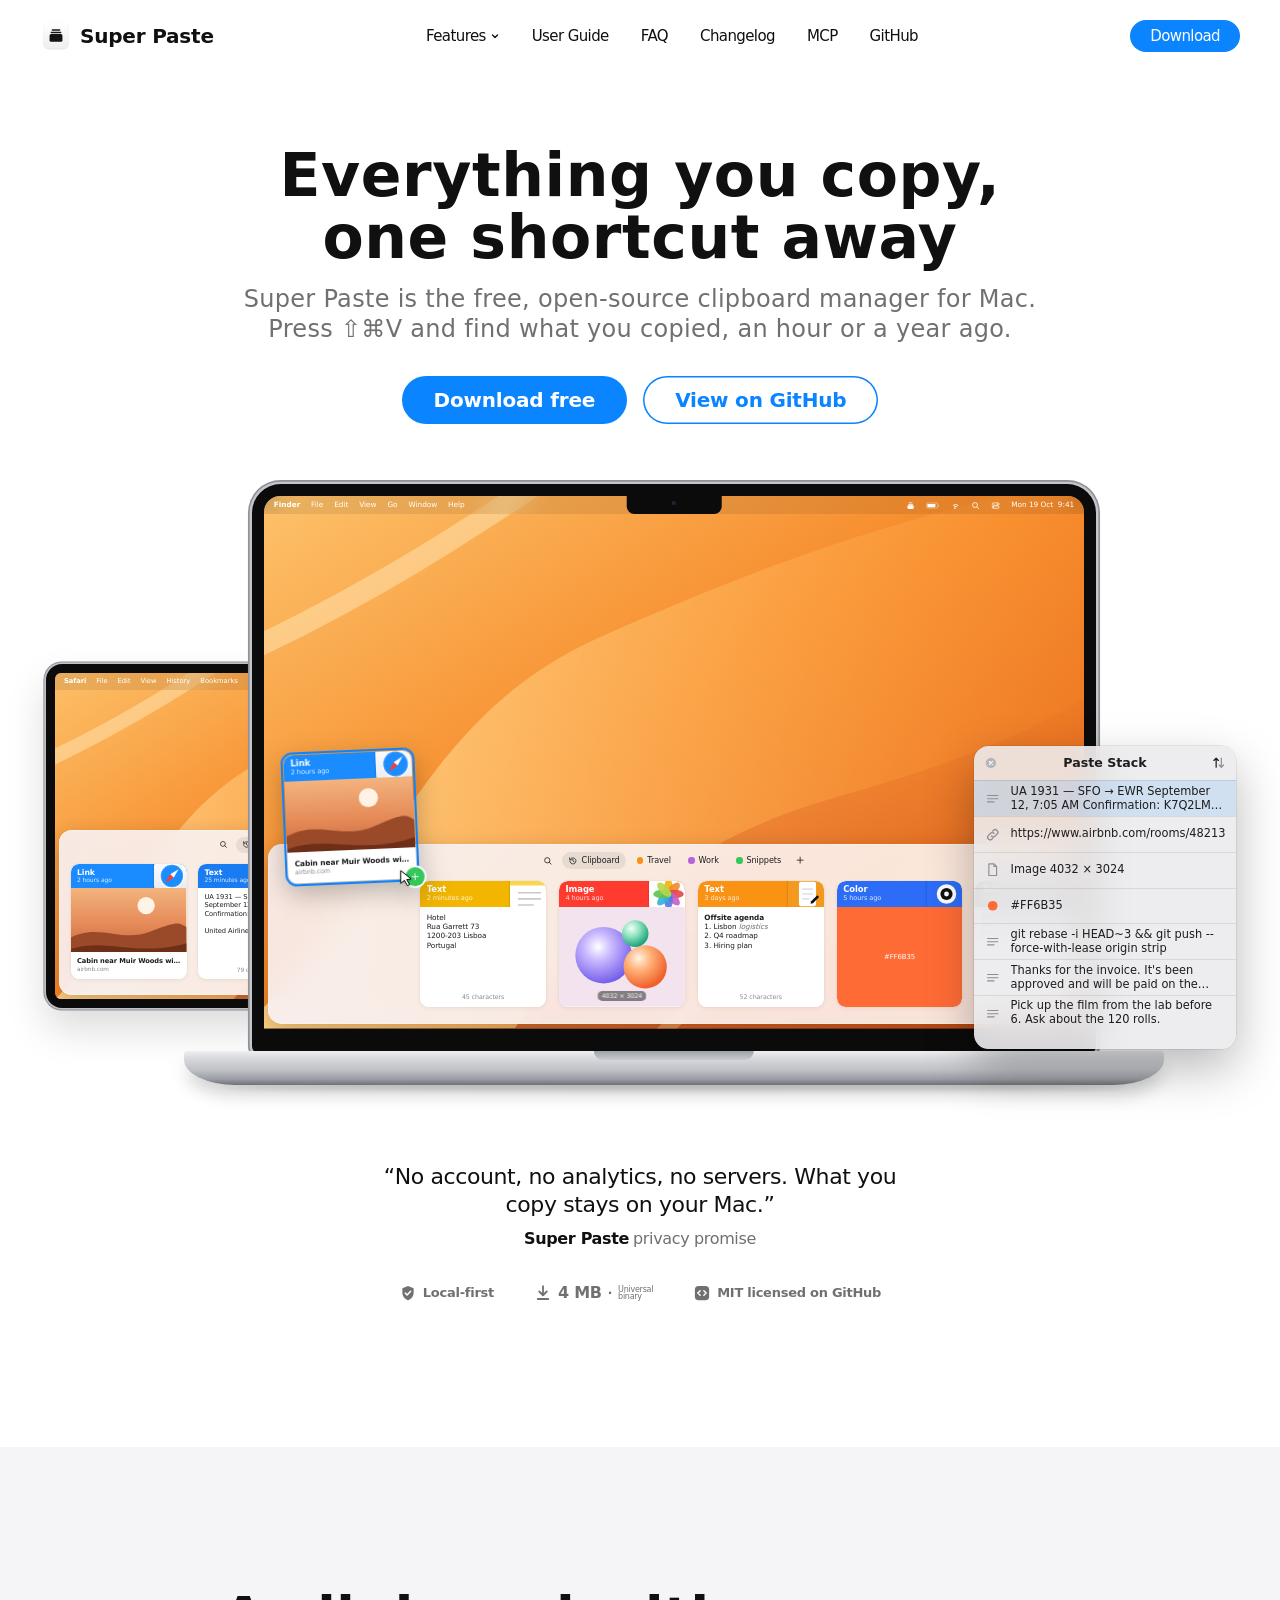
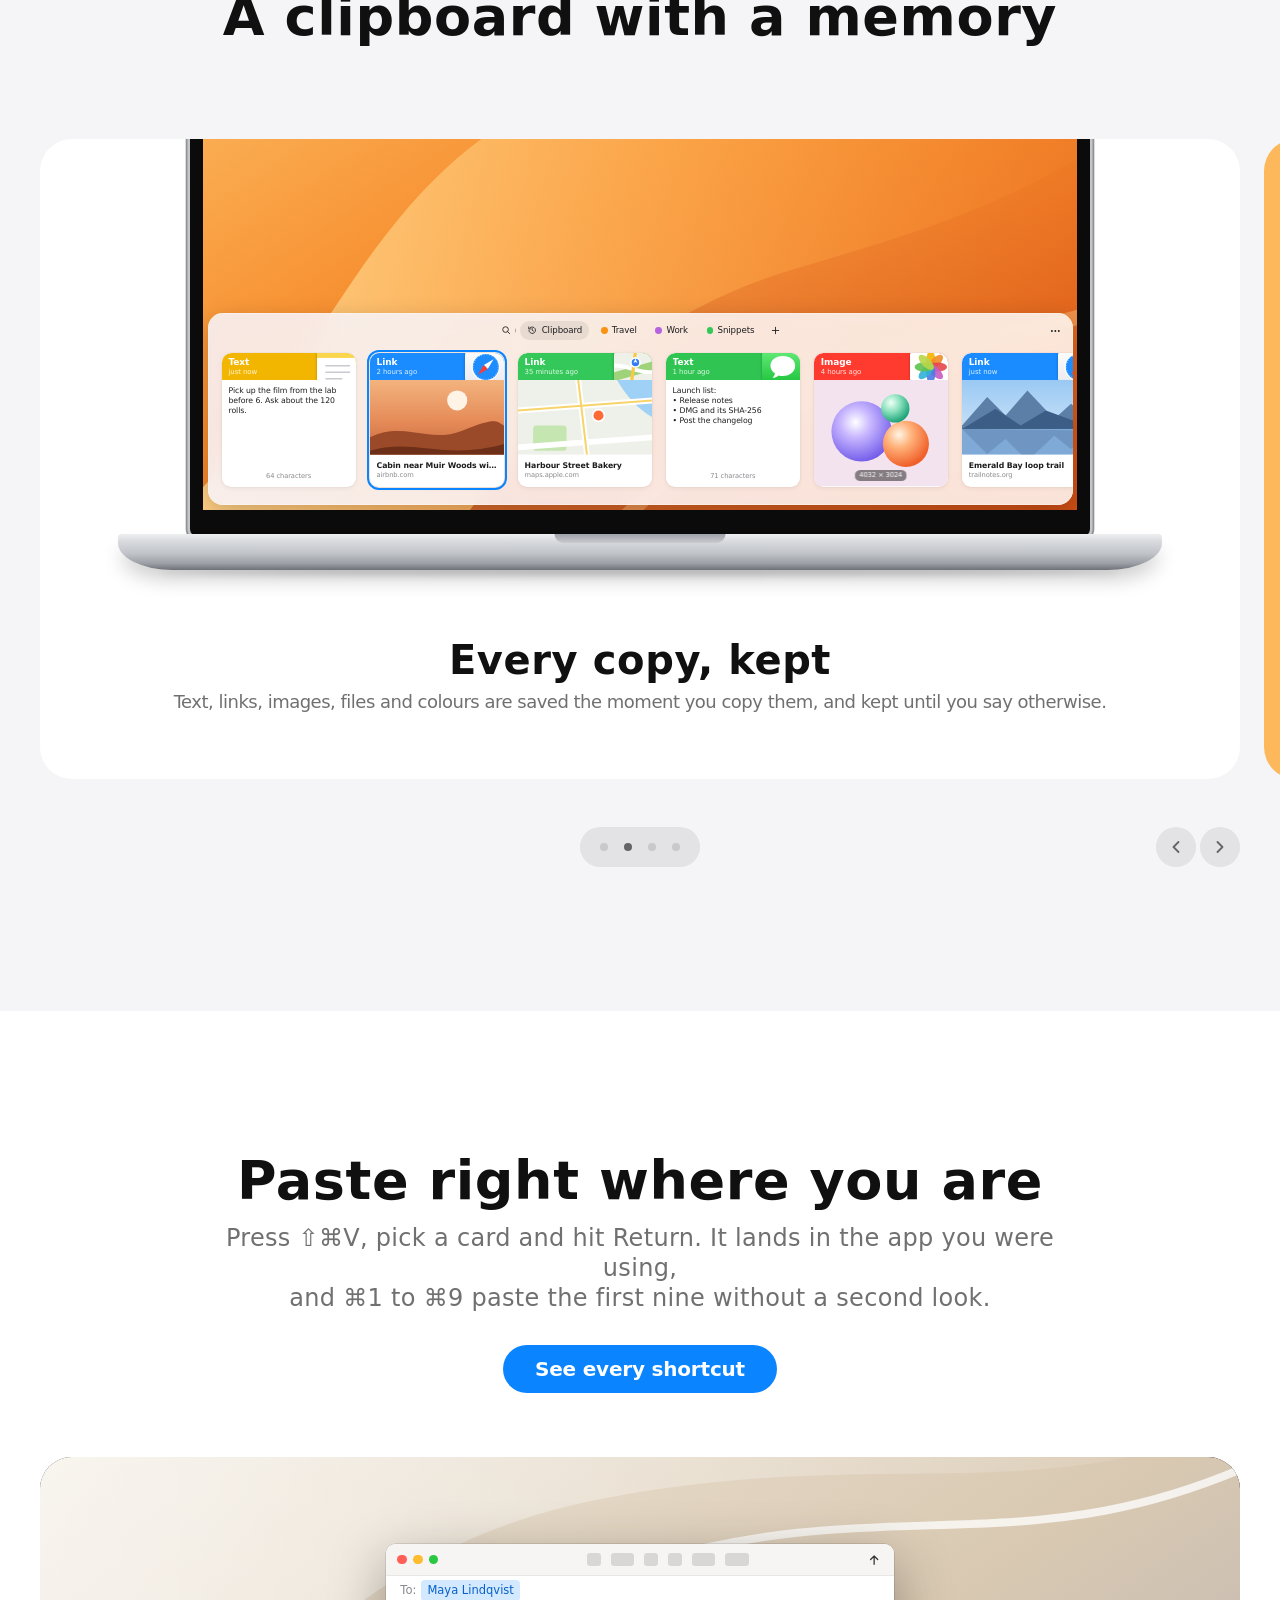
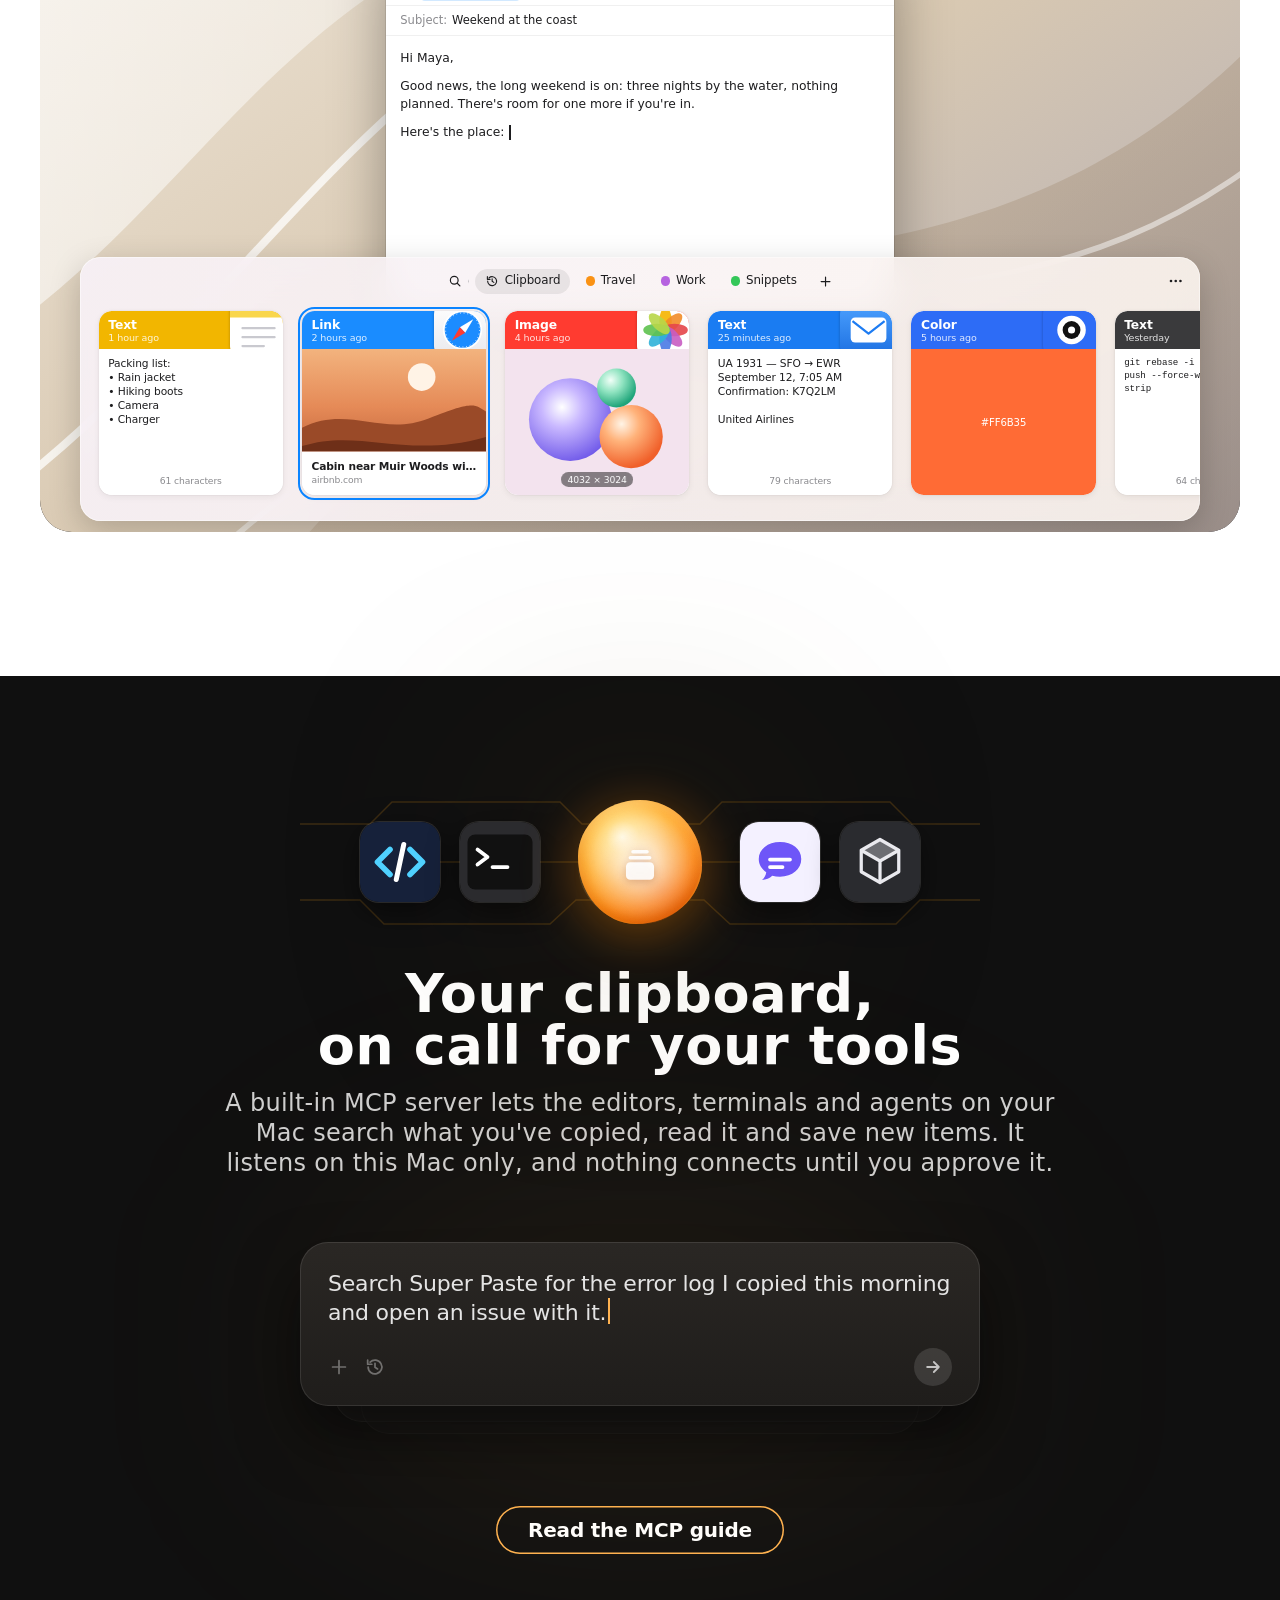
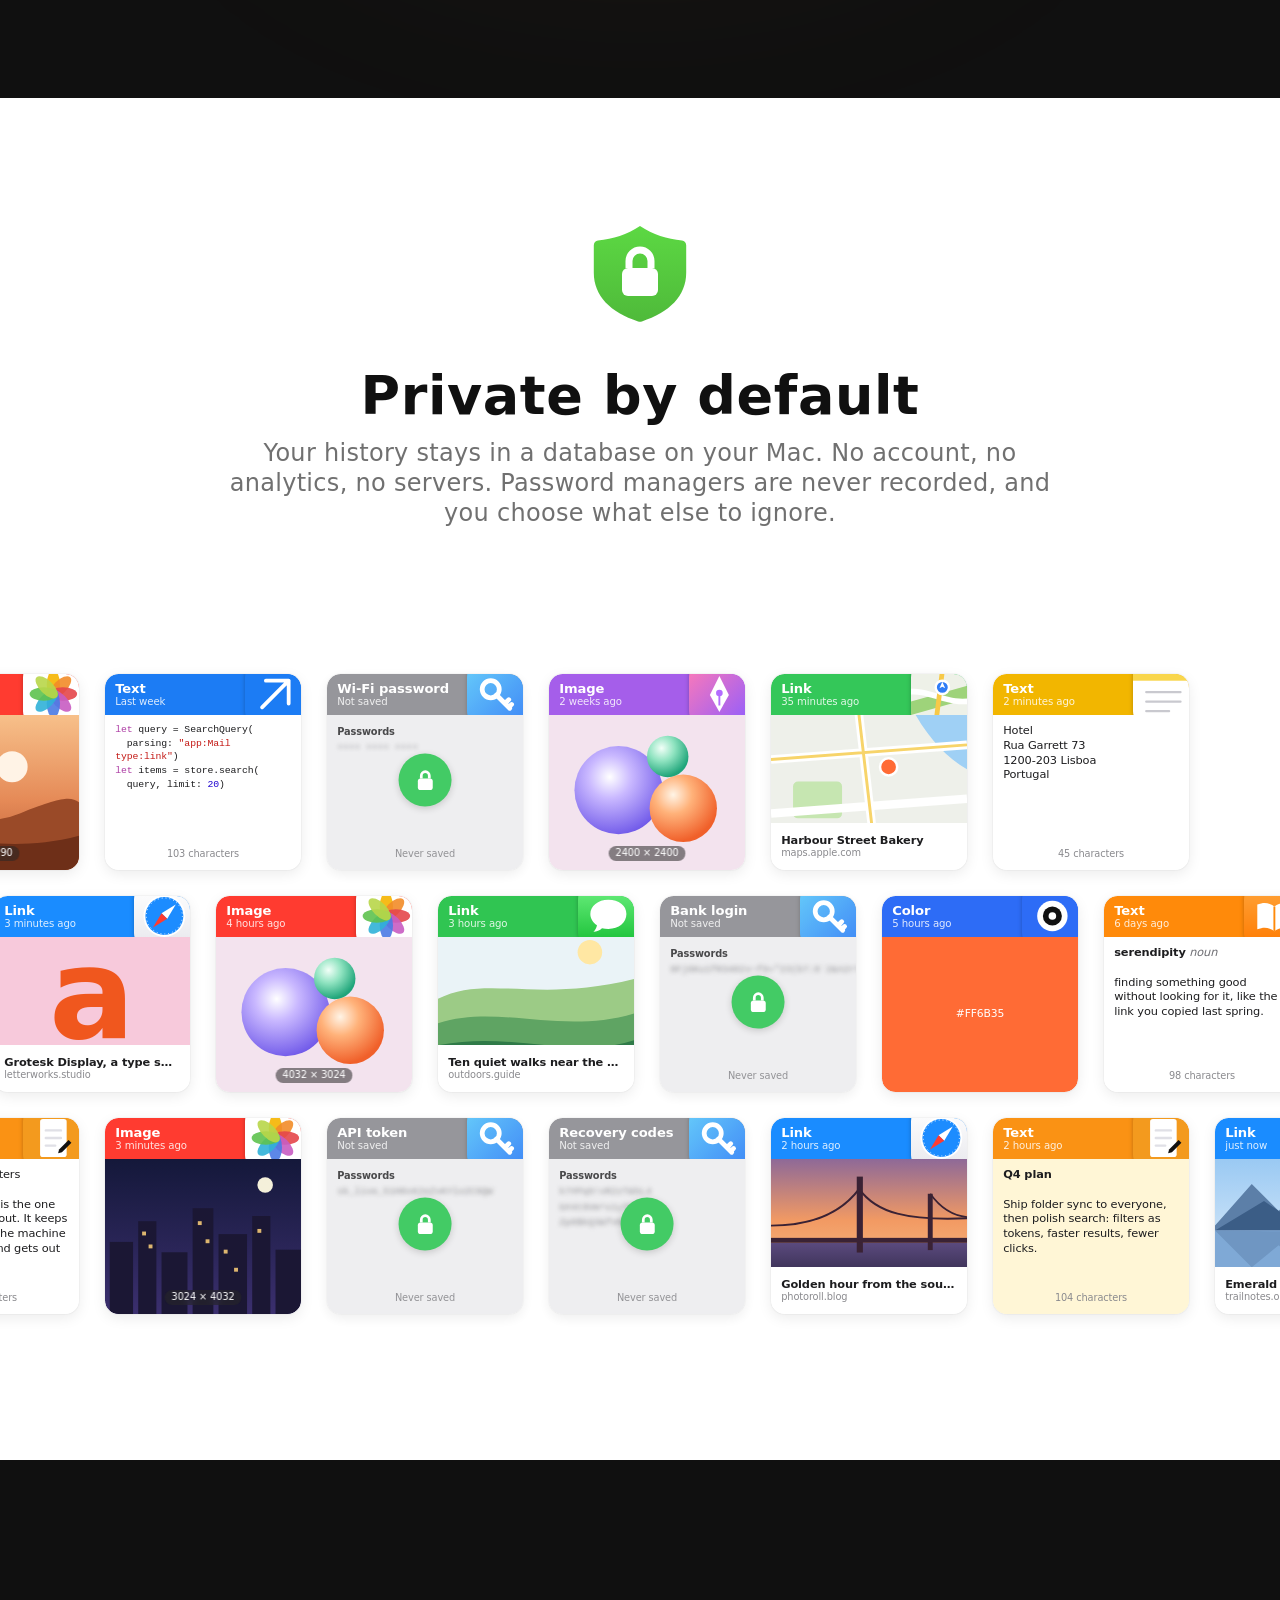
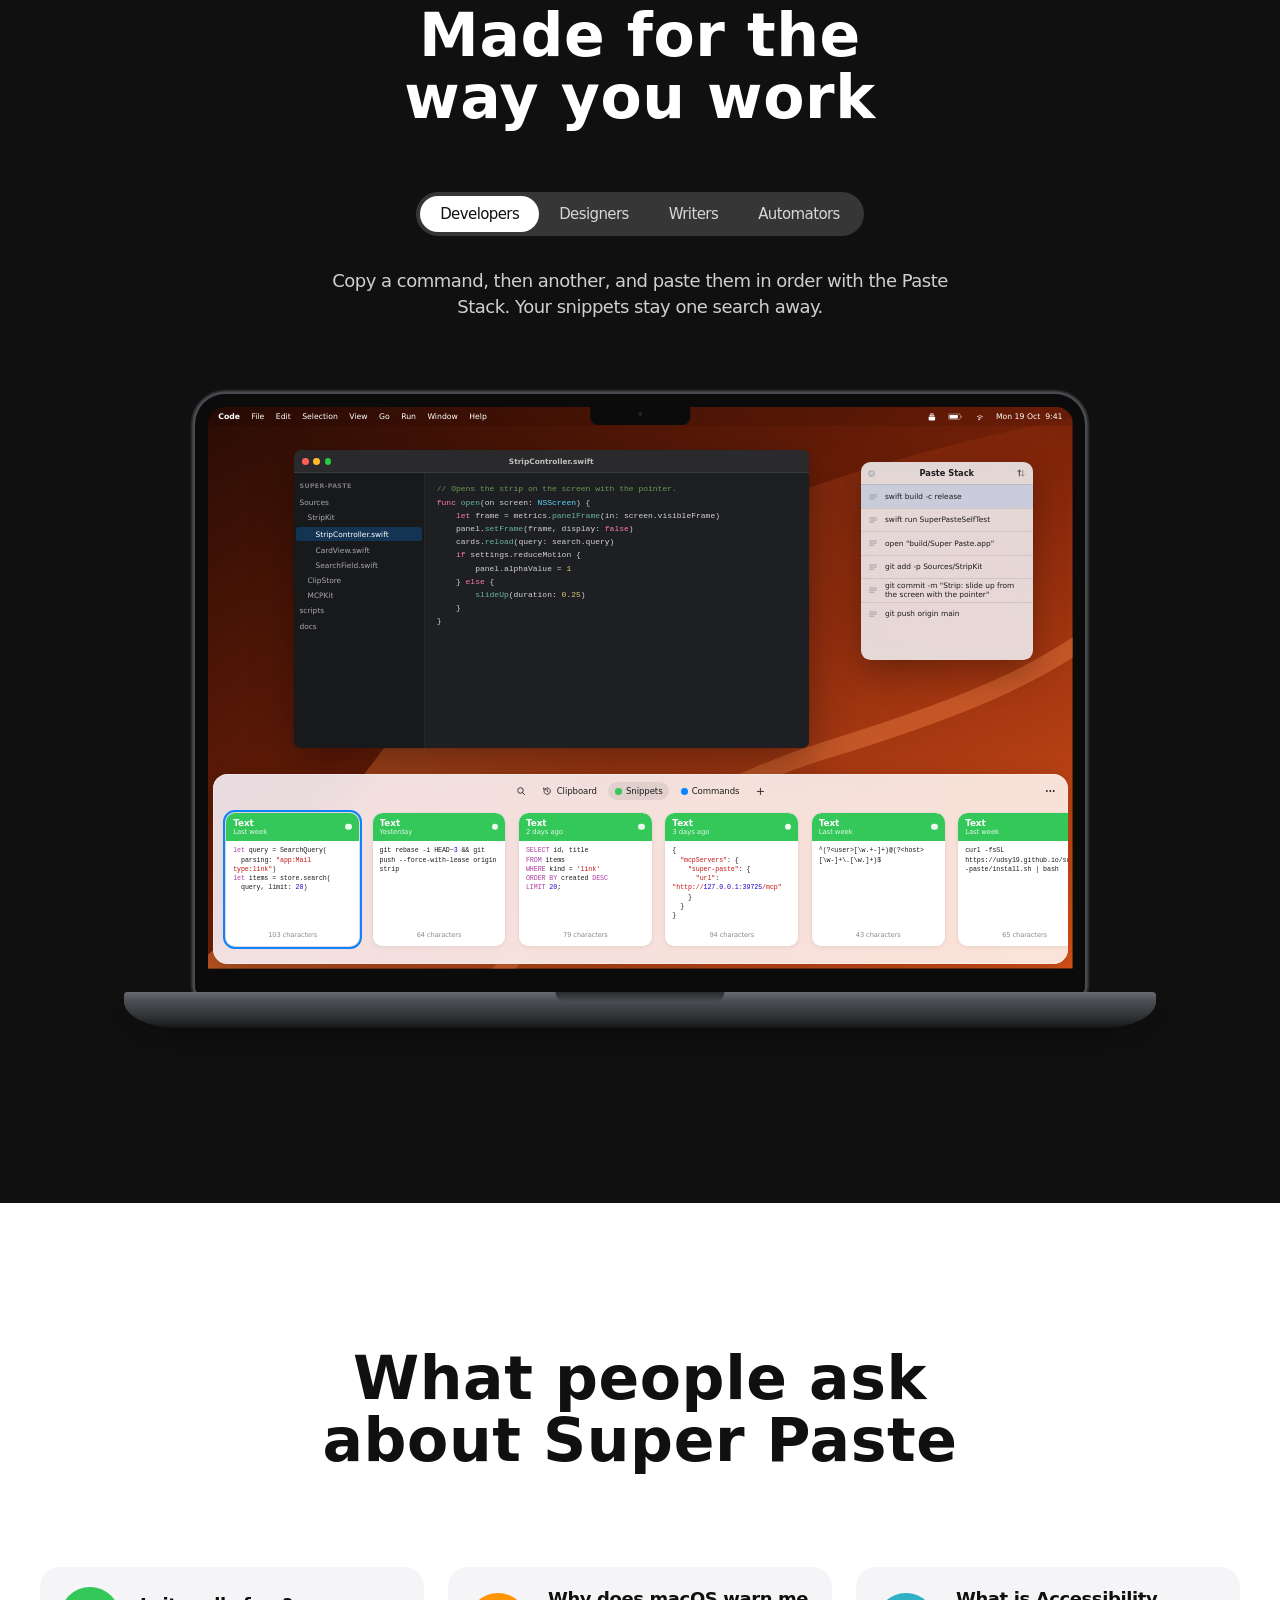
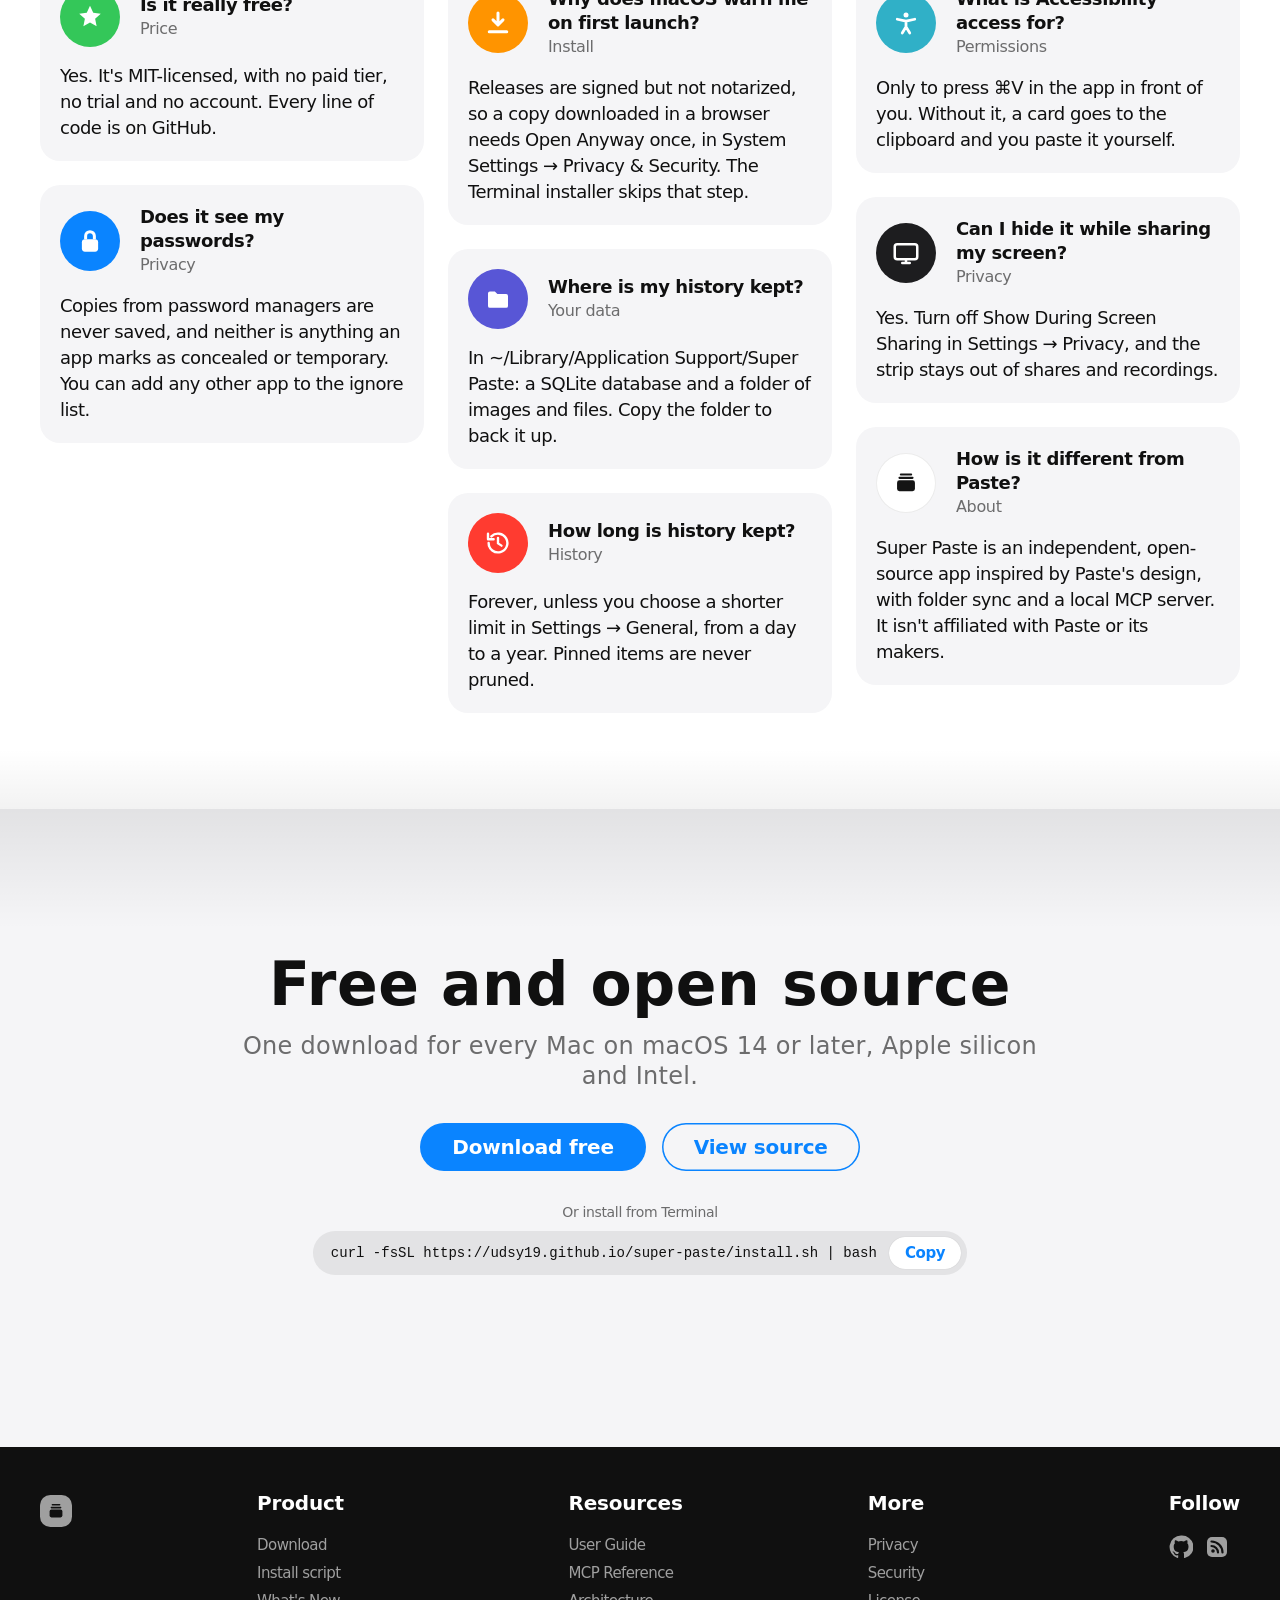
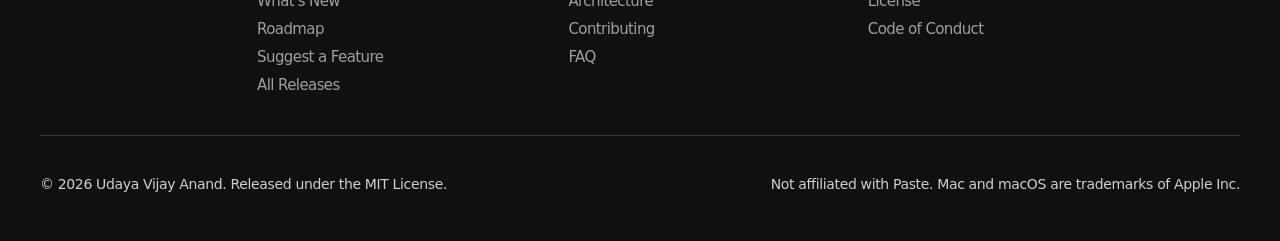
<file: website/index.html>
<!doctype html>
<html lang="en">
<head>
<meta charset="utf-8">
<meta name="viewport" content="width=device-width, initial-scale=1">
<title>Super Paste: the free clipboard manager for Mac</title>
<meta name="description" content="Super Paste is a free, open-source clipboard manager for macOS 14 and later. Everything you copy, one shortcut away: search, pinboards, the Paste Stack, direct paste into any app, encrypted folder sync and a local MCP server. No account, no tracking.">
<meta name="color-scheme" content="light">
<meta name="theme-color" content="#FFFFFF">
<link rel="canonical" href="https://udsy19.github.io/super-paste/">
<link rel="icon" href="icon.svg?v=aa344f9b" type="image/svg+xml">
<link rel="icon" href="favicon-32.png?v=d7cdc983" sizes="32x32" type="image/png">
<link rel="apple-touch-icon" href="apple-touch-icon.png?v=76b59727">
<meta property="og:type" content="website">
<meta property="og:site_name" content="Super Paste">
<meta property="og:title" content="Super Paste: the free clipboard manager for Mac">
<meta property="og:description" content="Everything you copy, one shortcut away. Free, open source, local-first. macOS 14 and later.">
<meta property="og:url" content="https://udsy19.github.io/super-paste/">
<meta property="og:image" content="https://udsy19.github.io/super-paste/og.png?v=eade8cd0">
<meta property="og:image:width" content="1200">
<meta property="og:image:height" content="630">
<meta property="og:image:alt" content="Super Paste: a MacBook with the strip of clipboard cards along the bottom of the screen.">
<meta name="twitter:card" content="summary_large_image">
<link rel="stylesheet" href="styles.css?v=fbad1004">
<script>document.documentElement.classList.add("js");</script>
<script src="app.js?v=5dc3c738" defer></script>
</head>
<body>
<a class="skip" href="#main">Skip to content</a>
<svg class="sprite" width="0" height="0" aria-hidden="true" focusable="false">
  <defs>
    <!-- Gradients shared by the symbols below. -->
    <linearGradient id="g-safari" x1="0" y1="0" x2="0" y2="1"><stop offset="0" stop-color="#FFF"/><stop offset="1" stop-color="#E8E8ED"/></linearGradient>
    <linearGradient id="g-mail" x1="0" y1="0" x2="0" y2="1"><stop offset="0" stop-color="#4DA2FF"/><stop offset="1" stop-color="#1A6DE0"/></linearGradient>
    <linearGradient id="g-msg" x1="0" y1="0" x2="0" y2="1"><stop offset="0" stop-color="#6CF07F"/><stop offset="1" stop-color="#16BE34"/></linearGradient>
    <linearGradient id="g-pw" x1="0" y1="0" x2="1" y2="1"><stop offset="0" stop-color="#5AC8FA"/><stop offset="1" stop-color="#2E7CF6"/></linearGradient>
    <linearGradient id="g-design" x1="0" y1="0" x2="1" y2="1"><stop offset="0" stop-color="#FF7AB6"/><stop offset="1" stop-color="#8E5CFF"/></linearGradient>
    <linearGradient id="g-sc" x1="0" y1="0" x2="1" y2="1"><stop offset="0" stop-color="#FF5F8F"/><stop offset=".5" stop-color="#7B61FF"/><stop offset="1" stop-color="#2FB8FF"/></linearGradient>
    <linearGradient id="g-books" x1="0" y1="0" x2="0" y2="1"><stop offset="0" stop-color="#FFA43A"/><stop offset="1" stop-color="#FF7A00"/></linearGradient>

    <linearGradient id="g-wp-o" x1="0" y1="0" x2="1" y2="1"><stop offset="0" stop-color="#FDC26A"/><stop offset=".45" stop-color="#F68A2A"/><stop offset="1" stop-color="#DB5214"/></linearGradient>
    <linearGradient id="g-wp-o2" x1="0" y1="0" x2="1" y2="0"><stop offset="0" stop-color="#FFD991" stop-opacity=".95"/><stop offset="1" stop-color="#FF9A33" stop-opacity=".2"/></linearGradient>
    <linearGradient id="g-wp-o3" x1="0" y1="0" x2="0" y2="1"><stop offset="0" stop-color="#E4601C" stop-opacity=".0"/><stop offset="1" stop-color="#B83A0C" stop-opacity=".75"/></linearGradient>
    <linearGradient id="g-wp-d" x1="0" y1="0" x2="1" y2="1"><stop offset="0" stop-color="#2A0C05"/><stop offset=".55" stop-color="#7A2208"/><stop offset="1" stop-color="#D9541A"/></linearGradient>
    <linearGradient id="g-wp-d2" x1="0" y1="0" x2="1" y2="0"><stop offset="0" stop-color="#FF8A3D" stop-opacity=".85"/><stop offset="1" stop-color="#E0461B" stop-opacity=".1"/></linearGradient>
    <linearGradient id="g-wp-s" x1="0" y1="0" x2="1" y2="1"><stop offset="0" stop-color="#F1E9DD"/><stop offset=".5" stop-color="#D9C9B2"/><stop offset="1" stop-color="#A9A6B4"/></linearGradient>
    <linearGradient id="g-wp-s2" x1="0" y1="0" x2="1" y2="0"><stop offset="0" stop-color="#FFFFFF" stop-opacity=".85"/><stop offset="1" stop-color="#FFFFFF" stop-opacity="0"/></linearGradient>
    <linearGradient id="g-wp-s3" x1="0" y1="0" x2="1" y2="1"><stop offset="0" stop-color="#B89A74" stop-opacity=".0"/><stop offset="1" stop-color="#7E6A55" stop-opacity=".55"/></linearGradient>
    <linearGradient id="g-wp-n" x1="0" y1="0" x2="1" y2="1"><stop offset="0" stop-color="#0D1430"/><stop offset=".6" stop-color="#2A2560"/><stop offset="1" stop-color="#5B3B8C"/></linearGradient>
    <linearGradient id="g-wp-n2" x1="0" y1="0" x2="1" y2="0"><stop offset="0" stop-color="#7C6CFF" stop-opacity=".7"/><stop offset="1" stop-color="#3A7BFF" stop-opacity=".1"/></linearGradient>

    <linearGradient id="g-sky-dunes" x1="0" y1="0" x2="0" y2="1"><stop offset="0" stop-color="#F7C08A"/><stop offset=".55" stop-color="#E58A57"/><stop offset="1" stop-color="#B85A35"/></linearGradient>
    <linearGradient id="g-sky-lake" x1="0" y1="0" x2="0" y2="1"><stop offset="0" stop-color="#8EC3F2"/><stop offset="1" stop-color="#E9F2FA"/></linearGradient>
    <linearGradient id="g-sky-dusk" x1="0" y1="0" x2="0" y2="1"><stop offset="0" stop-color="#6F5AA8"/><stop offset=".55" stop-color="#F29A63"/><stop offset="1" stop-color="#F6C38C"/></linearGradient>
    <linearGradient id="g-sea-dusk" x1="0" y1="0" x2="0" y2="1"><stop offset="0" stop-color="#5B4A7E"/><stop offset="1" stop-color="#2A2440"/></linearGradient>
    <linearGradient id="g-hill" x1="0" y1="0" x2="0" y2="1"><stop offset="0" stop-color="#CFE8B8"/><stop offset="1" stop-color="#EAF4E0"/></linearGradient>
    <radialGradient id="g-blob1" cx=".4" cy=".35" r=".7"><stop offset="0" stop-color="#FFFFFF"/><stop offset=".35" stop-color="#C9B8FF"/><stop offset="1" stop-color="#6C55E8"/></radialGradient>
    <radialGradient id="g-blob2" cx=".35" cy=".3" r=".7"><stop offset="0" stop-color="#FFF4E6"/><stop offset=".4" stop-color="#FFB27A"/><stop offset="1" stop-color="#F0602A"/></radialGradient>
    <radialGradient id="g-blob3" cx=".35" cy=".3" r=".7"><stop offset="0" stop-color="#F2FFF8"/><stop offset=".45" stop-color="#8FE3C0"/><stop offset="1" stop-color="#1FA57A"/></radialGradient>
    <linearGradient id="g-night" x1="0" y1="0" x2="0" y2="1"><stop offset="0" stop-color="#14183A"/><stop offset="1" stop-color="#3B2F6E"/></linearGradient>
    <linearGradient id="g-shield" x1="0" y1="0" x2="0" y2="1"><stop offset="0" stop-color="#5CD843"/><stop offset="1" stop-color="#4FBA3A"/></linearGradient>

    <!-- App icons (simplified, drawn for this site). -->
    <symbol id="ic-safari" viewBox="0 0 64 64"><rect width="64" height="64" rx="14" fill="url(#g-safari)"/><circle cx="32" cy="32" r="22" fill="#fff"/><circle cx="32" cy="32" r="20" fill="#1C8CFF"/><circle cx="32" cy="32" r="19" fill="none" stroke="#fff" stroke-width="1" stroke-dasharray="1 3.1"/><path d="M44 20 L35 35 L29 29 Z" fill="#fff"/><path d="M20 44 L29 29 L35 35 Z" fill="#FF3B30"/></symbol>
    <symbol id="ic-notes" viewBox="0 0 64 64"><rect width="64" height="64" rx="14" fill="#fff"/><rect width="64" height="18" fill="#F9D64C"/><rect width="64" height="14" rx="14" fill="#F9D64C"/><path d="M14 30h36M14 40h36M14 50h24" stroke="#C9C9CF" stroke-width="2.5" stroke-linecap="round"/></symbol>
    <symbol id="ic-mail" viewBox="0 0 64 64"><rect width="64" height="64" rx="14" fill="url(#g-mail)"/><rect x="12" y="18" width="40" height="28" rx="5" fill="#fff"/><path d="M14 22 L32 36 L50 22" fill="none" stroke="#1E7CF2" stroke-width="2.5" stroke-linejoin="round"/></symbol>
    <symbol id="ic-photos" viewBox="0 0 64 64"><rect width="64" height="64" rx="14" fill="#fff"/><g transform="translate(32 32)"><ellipse rx="7" ry="15" cy="-10" fill="#F5B400" opacity=".9"/><ellipse rx="7" ry="15" cy="-10" fill="#F28C28" opacity=".9" transform="rotate(45)"/><ellipse rx="7" ry="15" cy="-10" fill="#E5464B" opacity=".9" transform="rotate(90)"/><ellipse rx="7" ry="15" cy="-10" fill="#C85CC2" opacity=".9" transform="rotate(135)"/><ellipse rx="7" ry="15" cy="-10" fill="#4B7BE5" opacity=".9" transform="rotate(180)"/><ellipse rx="7" ry="15" cy="-10" fill="#30B2D9" opacity=".9" transform="rotate(225)"/><ellipse rx="7" ry="15" cy="-10" fill="#5FC24F" opacity=".9" transform="rotate(270)"/><ellipse rx="7" ry="15" cy="-10" fill="#B8D64A" opacity=".9" transform="rotate(315)"/></g></symbol>
    <symbol id="ic-finder" viewBox="0 0 64 64"><rect width="64" height="64" rx="14" fill="#3B8EFF"/><rect width="32" height="64" rx="14" fill="#E9F2FF"/><rect x="18" width="14" height="64" fill="#E9F2FF"/><path d="M22 24v8M42 24v8" stroke="#223" stroke-width="3" stroke-linecap="round"/><path d="M18 42c6 7 22 7 28 0" fill="none" stroke="#223" stroke-width="3" stroke-linecap="round"/></symbol>
    <symbol id="ic-terminal" viewBox="0 0 64 64"><rect width="64" height="64" rx="14" fill="#2B2B2E"/><rect x="6" y="10" width="52" height="44" rx="6" fill="#111"/><path d="M14 22l8 6-8 6" fill="none" stroke="#fff" stroke-width="3" stroke-linecap="round" stroke-linejoin="round"/><path d="M26 36h12" stroke="#fff" stroke-width="3" stroke-linecap="round"/></symbol>
    <symbol id="ic-meter" viewBox="0 0 64 64"><rect width="64" height="64" rx="14" fill="#2D6CF6"/><circle cx="32" cy="32" r="16" fill="#fff"/><circle cx="32" cy="32" r="10" fill="#111"/><circle cx="32" cy="32" r="4" fill="#fff"/></symbol>
    <symbol id="ic-pages" viewBox="0 0 64 64"><rect width="64" height="64" rx="14" fill="#F39A1E"/><rect x="18" y="12" width="28" height="40" rx="3" fill="#fff"/><path d="M24 24h16M24 32h16M24 40h10" stroke="#E0E0E6" stroke-width="2.5" stroke-linecap="round"/><path d="M38 44l10-10 3 3-10 10-4 1z" fill="#111"/></symbol>
    <symbol id="ic-xcode" viewBox="0 0 64 64"><rect width="64" height="64" rx="14" fill="#1C7CF4"/><path d="M18 46L46 18M22 18h24v24" fill="none" stroke="#fff" stroke-width="4" stroke-linecap="round" stroke-linejoin="round"/></symbol>
    <symbol id="ic-messages" viewBox="0 0 64 64"><rect width="64" height="64" rx="14" fill="url(#g-msg)"/><path d="M32 15c-11 0-19 6.6-19 15 0 4.8 2.7 9 7 11.8-.4 2.7-1.8 5.1-3.8 6.9 3.6-.2 6.8-1.6 9.1-3.8 2.1.5 4.3.8 6.7.8 11 0 19-6.6 19-15.7S43 15 32 15z" fill="#fff"/></symbol>
    <symbol id="ic-maps" viewBox="0 0 64 64"><rect width="64" height="64" rx="14" fill="#EEF1E8"/><path d="M0 40 L64 22 V36 L0 54Z" fill="#9ED37A"/><path d="M40 0 L64 0 64 14 Z" fill="#7CC4F5"/><path d="M-4 30 C 20 26, 40 46, 68 38" fill="none" stroke="#fff" stroke-width="6"/><path d="M26 64 L34 0" stroke="#F7C948" stroke-width="5"/><circle cx="33" cy="25" r="7" fill="#2F7CF6" stroke="#fff" stroke-width="2.5"/><path d="M30 26l3-7 3 7-3-1.6z" fill="#fff"/></symbol>
    <symbol id="ic-passwords" viewBox="0 0 64 64"><rect width="64" height="64" rx="14" fill="url(#g-pw)"/><circle cx="25" cy="27" r="9" fill="none" stroke="#fff" stroke-width="5"/><path d="M31 33l14 14M40 42l4-4M44 46l3-3" stroke="#fff" stroke-width="5" stroke-linecap="round"/></symbol>
    <symbol id="ic-design" viewBox="0 0 64 64"><rect width="64" height="64" rx="14" fill="url(#g-design)"/><path d="M32 13l10 20-10 18-10-18z" fill="#fff"/><circle cx="32" cy="31" r="3.5" fill="#B36BFF"/><path d="M32 34v10" stroke="#B36BFF" stroke-width="2"/></symbol>
    <symbol id="ic-editor" viewBox="0 0 64 64"><rect width="64" height="64" rx="14" fill="#16213A"/><path d="M24 22l-10 10 10 10M40 22l10 10-10 10" fill="none" stroke="#4FD1FF" stroke-width="4.5" stroke-linecap="round" stroke-linejoin="round"/><path d="M35 18l-6 28" stroke="#fff" stroke-width="4" stroke-linecap="round"/></symbol>
    <symbol id="ic-calendar" viewBox="0 0 64 64"><rect width="64" height="64" rx="14" fill="#fff"/><text x="32" y="22" text-anchor="middle" font-family="system-ui,-apple-system,sans-serif" font-size="11" font-weight="700" fill="#FF3B30">MON</text><text x="32" y="50" text-anchor="middle" font-family="system-ui,-apple-system,sans-serif" font-size="27" font-weight="400" fill="#1d1d1f">19</text></symbol>
    <symbol id="ic-books" viewBox="0 0 64 64"><rect width="64" height="64" rx="14" fill="url(#g-books)"/><path d="M14 20c7-3 13-2 18 2 5-4 11-5 18-2v26c-7-3-13-2-18 2-5-4-11-5-18-2z" fill="#fff"/><path d="M32 22v26" stroke="#FF8A0A" stroke-width="2"/></symbol>
    <symbol id="ic-shortcuts" viewBox="0 0 64 64"><rect width="64" height="64" rx="14" fill="#1E1E26"/><rect x="14" y="14" width="24" height="24" rx="7" fill="url(#g-sc)" transform="rotate(-12 26 26)"/><rect x="26" y="26" width="24" height="24" rx="7" fill="url(#g-sc)" opacity=".85" transform="rotate(-12 38 38)"/></symbol>
    <symbol id="ic-sp" viewBox="0 0 64 64"><rect width="64" height="64" rx="14" fill="#fff"/><g fill="#141414"><rect x="19" y="28" width="26" height="16" rx="3.5"/><rect x="21" y="23" width="22" height="3" rx="1.5"/><rect x="23" y="18" width="18" height="3" rx="1.5"/></g></symbol>
    <symbol id="ic-file" viewBox="0 0 64 80"><path d="M8 4h34l14 14v58H8z" fill="#fff" stroke="#C9C9D0"/><path d="M42 4v14h14" fill="#EDEDF1" stroke="#C9C9D0"/><path d="M18 36h28M18 46h28M18 56h18" stroke="#D6D6DC" stroke-width="3" stroke-linecap="round"/></symbol>
    <symbol id="ic-zip" viewBox="0 0 64 80"><path d="M8 4h34l14 14v58H8z" fill="#F4F4F6" stroke="#C9C9D0"/><path d="M42 4v14h14" fill="#E6E6EA" stroke="#C9C9D0"/><path d="M29 4v40" stroke="#9A9AA2" stroke-width="5" stroke-dasharray="3 3"/><rect x="25" y="44" width="8" height="10" rx="2" fill="#9A9AA2"/><text x="32" y="70" text-anchor="middle" font-family="system-ui,-apple-system,sans-serif" font-size="9" fill="#9A9AA2">ZIP</text></symbol>
    <symbol id="ic-keynote" viewBox="0 0 64 80"><path d="M8 4h34l14 14v58H8z" fill="#fff" stroke="#C9C9D0"/><path d="M42 4v14h14" fill="#EDEDF1" stroke="#C9C9D0"/><rect x="16" y="30" width="32" height="20" rx="2" fill="#2F7CF6"/><path d="M32 50v12M24 64h16" stroke="#8A8A92" stroke-width="2.5" stroke-linecap="round"/></symbol>

    <!-- UI glyphs. -->
    <symbol id="i-search" viewBox="0 0 24 24"><circle cx="10.5" cy="10.5" r="6.5" fill="none" stroke="currentColor" stroke-width="2"/><path d="M15.5 15.5L20 20" stroke="currentColor" stroke-width="2" stroke-linecap="round"/></symbol>
    <symbol id="i-history" viewBox="0 0 24 24"><path d="M4.5 12a7.5 7.5 0 1 0 2.2-5.3" fill="none" stroke="currentColor" stroke-width="1.9" stroke-linecap="round"/><path d="M4 4.5V9h4.5" fill="none" stroke="currentColor" stroke-width="1.9" stroke-linecap="round" stroke-linejoin="round"/><path d="M12 8v4.3l2.8 1.8" fill="none" stroke="currentColor" stroke-width="1.9" stroke-linecap="round" stroke-linejoin="round"/></symbol>
    <symbol id="i-plus" viewBox="0 0 24 24"><path d="M12 5v14M5 12h14" stroke="currentColor" stroke-width="1.9" stroke-linecap="round"/></symbol>
    <symbol id="i-more" viewBox="0 0 24 24"><circle cx="5.5" cy="12" r="1.8" fill="currentColor"/><circle cx="12" cy="12" r="1.8" fill="currentColor"/><circle cx="18.5" cy="12" r="1.8" fill="currentColor"/></symbol>
    <symbol id="i-filter" viewBox="0 0 24 24"><path d="M4 7h16M7 12h10M10 17h4" stroke="currentColor" stroke-width="2" stroke-linecap="round"/></symbol>
    <symbol id="i-clear" viewBox="0 0 24 24"><circle cx="12" cy="12" r="9" fill="currentColor"/><path d="M9 9l6 6M15 9l-6 6" stroke="#fff" stroke-width="2" stroke-linecap="round"/></symbol>
    <symbol id="i-link" viewBox="0 0 24 24"><path d="M10 14a4 4 0 0 0 5.7 0l3-3a4 4 0 0 0-5.7-5.7l-1.2 1.2M14 10a4 4 0 0 0-5.7 0l-3 3a4 4 0 0 0 5.7 5.7l1.2-1.2" fill="none" stroke="currentColor" stroke-width="2" stroke-linecap="round"/></symbol>
    <symbol id="i-lines" viewBox="0 0 24 24"><path d="M4 7h16M4 12h16M4 17h10" stroke="currentColor" stroke-width="1.8" stroke-linecap="round"/></symbol>
    <symbol id="i-doc" viewBox="0 0 24 24"><path d="M6 3h8l4 4v14H6z" fill="none" stroke="currentColor" stroke-width="1.8" stroke-linejoin="round"/><path d="M14 3v4h4" fill="none" stroke="currentColor" stroke-width="1.8" stroke-linejoin="round"/></symbol>
    <symbol id="i-swatch" viewBox="0 0 24 24"><circle cx="12" cy="12" r="7.5" fill="currentColor"/></symbol>
    <symbol id="i-sort" viewBox="0 0 24 24"><path d="M8 19V5M4.5 8.5L8 5l3.5 3.5" fill="none" stroke="currentColor" stroke-width="1.9" stroke-linecap="round" stroke-linejoin="round"/><path d="M16 5v14M12.5 15.5L16 19l3.5-3.5" fill="none" stroke="currentColor" stroke-width="1.9" stroke-linecap="round" stroke-linejoin="round" opacity=".45"/></symbol>
    <symbol id="i-close" viewBox="0 0 24 24"><circle cx="12" cy="12" r="9" fill="currentColor"/><path d="M9.2 9.2l5.6 5.6M14.8 9.2l-5.6 5.6" stroke="#fff" stroke-width="1.8" stroke-linecap="round"/></symbol>
    <symbol id="i-lock" viewBox="0 0 24 24"><rect x="5.5" y="10.5" width="13" height="10" rx="2.5" fill="currentColor"/><path d="M8.5 10.5V8a3.5 3.5 0 0 1 7 0v2.5" fill="none" stroke="currentColor" stroke-width="2.4"/></symbol>
    <symbol id="i-sync" viewBox="0 0 24 24"><path d="M19 9a7 7 0 0 0-12.6-2.2M5 15a7 7 0 0 0 12.6 2.2" fill="none" stroke="currentColor" stroke-width="2" stroke-linecap="round"/><path d="M19 4v5h-5M5 20v-5h5" fill="none" stroke="currentColor" stroke-width="2" stroke-linecap="round" stroke-linejoin="round"/></symbol>
    <symbol id="i-chev" viewBox="0 0 24 24"><path d="M9 6l6 6-6 6" fill="none" stroke="currentColor" stroke-width="2.2" stroke-linecap="round" stroke-linejoin="round"/></symbol>
    <symbol id="i-arrow-up" viewBox="0 0 24 24"><path d="M12 19V5M6 11l6-6 6 6" fill="none" stroke="currentColor" stroke-width="2.2" stroke-linecap="round" stroke-linejoin="round"/></symbol>
    <symbol id="i-arrow-right" viewBox="0 0 24 24"><path d="M5 12h14M13 6l6 6-6 6" fill="none" stroke="currentColor" stroke-width="2.2" stroke-linecap="round" stroke-linejoin="round"/></symbol>
    <symbol id="i-cursor" viewBox="0 0 16 22"><path d="M1 1l14 11-6 1 4 7-3 1-4-7-5 4z" fill="#fff" stroke="#000" stroke-width="1.2" stroke-linejoin="round"/></symbol>
    <symbol id="mb-sp" viewBox="0 0 24 24"><g fill="currentColor"><rect x="4" y="11" width="16" height="10" rx="2.5"/><rect x="5.5" y="7.5" width="13" height="2" rx="1"/><rect x="7" y="4" width="10" height="2" rx="1"/></g></symbol>
    <symbol id="mb-bat" viewBox="0 0 30 14"><rect x="1" y="1.5" width="24" height="11" rx="3" fill="none" stroke="currentColor" stroke-width="1.4" opacity=".55"/><rect x="3" y="3.5" width="17" height="7" rx="1.5" fill="currentColor"/><path d="M26.5 5.2v3.6a1.8 1.8 0 0 0 0-3.6z" fill="currentColor" opacity=".55"/></symbol>
    <symbol id="mb-wifi" viewBox="0 0 24 24"><path d="M12 18.5a1.8 1.8 0 1 0 0 .1zM7.8 14.8l1.5 1.5a3.8 3.8 0 0 1 5.4 0l1.5-1.5a6 6 0 0 0-8.4 0zM4.6 11.6l1.5 1.5a8.3 8.3 0 0 1 11.8 0l1.5-1.5a10.4 10.4 0 0 0-14.8 0z" fill="currentColor"/></symbol>
    <symbol id="mb-cc" viewBox="0 0 24 24"><rect x="3" y="5" width="18" height="6" rx="3" fill="none" stroke="currentColor" stroke-width="1.8"/><circle cx="17.5" cy="8" r="1.8" fill="currentColor"/><rect x="3" y="13" width="18" height="6" rx="3" fill="none" stroke="currentColor" stroke-width="1.8"/><circle cx="6.5" cy="16" r="1.8" fill="currentColor"/></symbol>

    <!-- Wallpapers (drawn for this site). -->
    <symbol id="wp-orange" viewBox="0 0 1512 982" preserveAspectRatio="xMidYMid slice"><rect width="1512" height="982" fill="url(#g-wp-o)"/><path d="M-80 1020 C 220 760 260 420 620 260 S 1180 40 1600 -60 V1100 H-80Z" fill="url(#g-wp-o2)"/><path d="M380 1100 C 560 820 760 640 1040 560 S 1460 420 1620 300 V1100Z" fill="url(#g-wp-o3)"/><path d="M-60 300 C 200 180 380 60 560 -60" fill="none" stroke="#FFE2AE" stroke-opacity=".55" stroke-width="40"/><path d="M640 1100 C 820 860 1040 760 1300 700 S 1560 640 1620 600" fill="none" stroke="#FFC27A" stroke-opacity=".45" stroke-width="26"/></symbol>
    <symbol id="wp-dark" viewBox="0 0 1512 982" preserveAspectRatio="xMidYMid slice"><rect width="1512" height="982" fill="url(#g-wp-d)"/><path d="M-80 1020 C 260 780 300 460 660 300 S 1200 80 1600 0 V1100 H-80Z" fill="url(#g-wp-d2)" opacity=".6"/><path d="M420 1100 C 620 840 820 680 1080 600 S 1480 460 1620 340" fill="none" stroke="#FF9150" stroke-opacity=".35" stroke-width="30"/></symbol>
    <symbol id="wp-silk" viewBox="0 0 1512 982" preserveAspectRatio="xMidYMid slice"><rect width="1512" height="982" fill="url(#g-wp-s)"/><path d="M-100 700 C 200 520 300 200 700 120 S 1300 160 1640 -40 V-100 H-100Z" fill="url(#g-wp-s2)" opacity=".7"/><path d="M200 1100 C 420 760 700 600 980 560 S 1440 420 1620 200 V1100Z" fill="url(#g-wp-s3)"/><path d="M-60 880 C 260 640 420 300 760 200 S 1260 220 1600 40" fill="none" stroke="#fff" stroke-opacity=".75" stroke-width="10"/><path d="M60 1100 C 380 760 640 640 980 620 S 1460 520 1620 380" fill="none" stroke="#fff" stroke-opacity=".5" stroke-width="7"/></symbol>
    <symbol id="wp-night" viewBox="0 0 1512 982" preserveAspectRatio="xMidYMid slice"><rect width="1512" height="982" fill="url(#g-wp-n)"/><path d="M-80 1020 C 240 760 300 420 680 280 S 1200 60 1600 -40 V1100 H-80Z" fill="url(#g-wp-n2)"/><path d="M500 1100 C 700 820 900 700 1160 620 S 1480 520 1620 420" fill="none" stroke="#9C8CFF" stroke-opacity=".35" stroke-width="24"/></symbol>

    <!-- Card artwork (stand-ins for copied photos and page previews). -->
    <symbol id="art-dunes" viewBox="0 0 160 120" preserveAspectRatio="xMidYMid slice"><rect width="160" height="120" fill="url(#g-sky-dunes)"/><circle cx="104" cy="40" r="12" fill="#FFF3E6"/><path d="M0 84 C 40 64 70 92 110 76 S 150 64 160 70 V120 H0Z" fill="#9A4A28"/><path d="M0 100 C 50 84 90 112 160 92 V120 H0Z" fill="#6E2F18"/></symbol>
    <symbol id="art-lake" viewBox="0 0 160 120" preserveAspectRatio="xMidYMid slice"><rect width="160" height="120" fill="url(#g-sky-lake)"/><path d="M0 70 L30 36 L52 58 L78 28 L110 62 L130 44 L160 68 V74 H0Z" fill="#5C7FA8"/><path d="M0 74 L40 50 L70 70 L100 52 L160 74Z" fill="#3B5D86"/><rect y="74" width="160" height="46" fill="#7FA9D6"/><path d="M0 74 L30 104 L52 86 L78 112 L110 82 L130 98 L160 76Z" fill="#5C7FA8" opacity=".45"/></symbol>
    <symbol id="art-bloom" viewBox="0 0 160 120" preserveAspectRatio="xMidYMid slice"><rect width="160" height="120" fill="#F3E3EE"/><circle cx="58" cy="58" r="34" fill="url(#g-blob1)"/><circle cx="108" cy="72" r="26" fill="url(#g-blob2)"/><circle cx="96" cy="32" r="16" fill="url(#g-blob3)"/></symbol>
    <symbol id="art-bridge" viewBox="0 0 160 120" preserveAspectRatio="xMidYMid slice"><rect width="160" height="120" fill="url(#g-sky-dusk)"/><rect y="84" width="160" height="36" fill="url(#g-sea-dusk)"/><path d="M0 70 C 40 70 60 56 72 40 M72 40 C 86 60 112 66 160 64" fill="none" stroke="#3A2234" stroke-width="1.6"/><rect x="70" y="30" width="5" height="62" fill="#3A2234"/><rect x="128" y="44" width="4" height="46" fill="#3A2234"/><rect x="0" y="80" width="160" height="4" fill="#3A2234"/><path d="M130 44 C 140 58 150 62 160 63" fill="none" stroke="#3A2234" stroke-width="1.4"/></symbol>
    <symbol id="art-forest" viewBox="0 0 160 120" preserveAspectRatio="xMidYMid slice"><rect width="160" height="120" fill="#EAF3F7"/><path d="M0 66 C 40 46 80 70 160 50 V120 H0Z" fill="#9CCB86"/><path d="M0 86 C 50 70 100 96 160 78 V120 H0Z" fill="#5FA463"/><path d="M0 104 C 60 92 110 116 160 100 V120 H0Z" fill="#2F7A48"/><circle cx="124" cy="28" r="10" fill="#FFE7A3"/></symbol>
    <symbol id="art-poster" viewBox="0 0 160 120" preserveAspectRatio="xMidYMid slice"><rect width="160" height="120" fill="#F7C9DB"/><text x="80" y="98" text-anchor="middle" font-family="system-ui,-apple-system,sans-serif" font-size="104" font-weight="800" fill="#F0571E">a</text></symbol>
    <symbol id="art-chart" viewBox="0 0 160 120" preserveAspectRatio="xMidYMid slice"><rect width="160" height="120" fill="#fff"/><g stroke="#E6E8EE" stroke-width="1"><path d="M14 20h136M14 44h136M14 68h136M14 92h136"/></g><path d="M14 80 C 34 50 48 90 70 62 S 104 34 120 52 S 140 70 150 40" fill="none" stroke="#2F7CF6" stroke-width="2.6"/><path d="M14 92 C 34 76 52 100 74 84 S 108 66 124 78 S 140 86 150 70" fill="none" stroke="#FF5FA2" stroke-width="2.6"/></symbol>
    <symbol id="art-map" viewBox="0 0 160 120" preserveAspectRatio="xMidYMid slice"><rect width="160" height="120" fill="#EEF0EA"/><path d="M110 0 H160 V60 C 140 48 124 30 110 0Z" fill="#9FD0F5"/><rect x="18" y="70" width="40" height="30" rx="4" fill="#C6E6B1"/><path d="M0 52 L160 40 M70 0 L84 120 M0 96 L160 84" stroke="#fff" stroke-width="7"/><path d="M0 52 L160 40 M70 0 L84 120" stroke="#F7D46A" stroke-width="2.4"/><circle cx="96" cy="58" r="7" fill="#FF6B35" stroke="#fff" stroke-width="2"/></symbol>
    <symbol id="art-room" viewBox="0 0 160 120" preserveAspectRatio="xMidYMid slice"><rect width="160" height="120" fill="#EDE6DC"/><rect x="18" y="14" width="56" height="58" rx="2" fill="#FBF7F0"/><path d="M46 14v58M18 43h56" stroke="#DDD3C5" stroke-width="2"/><rect y="88" width="160" height="32" fill="#D9CBB8"/><rect x="86" y="62" width="58" height="26" rx="8" fill="#C77A4E"/><rect x="82" y="74" width="66" height="18" rx="6" fill="#B5683F"/><circle cx="40" cy="96" r="9" fill="#7B8F5A"/><rect x="38" y="96" width="4" height="14" fill="#8A6A4A"/></symbol>
    <symbol id="art-night" viewBox="0 0 160 120" preserveAspectRatio="xMidYMid slice"><rect width="160" height="120" fill="url(#g-night)"/><g fill="#1B1734"><rect x="8" y="64" width="18" height="56"/><rect x="30" y="48" width="14" height="72"/><rect x="48" y="72" width="20" height="48"/><rect x="72" y="38" width="16" height="82"/><rect x="92" y="58" width="22" height="62"/><rect x="118" y="44" width="14" height="76"/><rect x="136" y="70" width="20" height="50"/></g><g fill="#FFD27A" opacity=".85"><rect x="33" y="56" width="3" height="3"/><rect x="38" y="66" width="3" height="3"/><rect x="76" y="48" width="3" height="3"/><rect x="82" y="62" width="3" height="3"/><rect x="96" y="70" width="3" height="3"/><rect x="122" y="54" width="3" height="3"/><rect x="104" y="84" width="3" height="3"/></g><circle cx="128" cy="20" r="6" fill="#F4F0DA"/></symbol>
    <symbol id="art-ceramic" viewBox="0 0 160 120" preserveAspectRatio="xMidYMid slice"><rect width="160" height="120" fill="#F6EFE3"/><path d="M28 100 C 22 70 30 54 40 50 C 50 54 58 70 52 100Z" fill="#E8742C"/><path d="M66 100 V60 C 66 50 90 50 90 60 V100Z" fill="#2E6B4E"/><path d="M104 100 C 98 84 102 66 118 62 C 134 66 138 84 132 100Z" fill="#E9B23A"/><rect y="100" width="160" height="20" fill="#E6D9C5"/></symbol>
    <symbol id="art-repo" viewBox="0 0 160 120" preserveAspectRatio="xMidYMid slice"><rect width="160" height="120" fill="#0D1117"/><rect x="16" y="20" width="58" height="8" rx="4" fill="#3A4452"/><rect x="16" y="36" width="96" height="6" rx="3" fill="#2A323D"/><rect x="16" y="48" width="80" height="6" rx="3" fill="#2A323D"/><rect x="104" y="64" width="40" height="40" rx="10" fill="#fff"/><g fill="#141414"><rect x="112" y="84" width="24" height="14" rx="3"/><rect x="114" y="79" width="20" height="3" rx="1.5"/><rect x="116" y="74" width="16" height="3" rx="1.5"/></g></symbol>
  </defs>
</svg>

<div class="frost" data-header-theme data-theme="light" aria-hidden="true"></div>
<header class="hdr" data-header-theme data-theme="light">
  <div class="pc hdr-in">
    <a class="brand" href="./" aria-label="Super Paste home"><img src="icon.svg?v=aa344f9b" alt="" width="32" height="32"><span class="wordmark">Super Paste</span></a>
    <nav class="hdr-nav" aria-label="Main">
      <div class="dd">
        <a class="dd-btn" href="#more" aria-haspopup="true">Features<span class="chev" aria-hidden="true"><svg viewBox="0 0 10 10" class="c-down"><path d="M2.5 4l2.5 2.5L7.5 4" fill="none" stroke="currentColor" stroke-width="1.4" stroke-linecap="round" stroke-linejoin="round"/></svg><svg viewBox="0 0 10 10" class="c-up"><path d="M2.5 6l2.5-2.5L7.5 6" fill="none" stroke="currentColor" stroke-width="1.4" stroke-linecap="round" stroke-linejoin="round"/></svg></span></a>
        <div class="dd-pop">
          <div class="dd-panel">
            <a href="#more">Clipboard history</a>
            <a href="#direct-paste">Direct paste</a>
            <a href="#mcp">MCP server</a>
            <a href="#privacy">Privacy</a>
            <a href="#use-cases">Use cases</a>
          </div>
        </div>
      </div>
      <a href="https://github.com/udsy19/super-paste/blob/main/docs/USAGE.md">User Guide</a>
      <a href="#faq">FAQ</a>
      <a href="https://github.com/udsy19/super-paste/blob/main/CHANGELOG.md">Changelog</a>
      <a href="https://github.com/udsy19/super-paste/blob/main/docs/MCP.md">MCP</a>
      <a href="https://github.com/udsy19/super-paste">GitHub</a>
    </nav>
    <div class="hdr-end">
      <a class="btn btn-sm btn-fill" href="https://github.com/udsy19/super-paste/releases/latest/download/SuperPaste.dmg">Download</a>
      <button class="burger" type="button" aria-expanded="false" aria-controls="menu" aria-label="Open menu" data-burger><span><i class="l1"></i><i class="l2"></i></span></button>
    </div>
  </div>
</header>

<div class="menu-back" data-theme="dark" aria-hidden="true"></div>
<div class="menu" id="menu" data-theme="dark" data-menu>
  <nav class="menu-in" aria-label="Menu">
    <div class="menu-groups">
      <div class="menu-g">
        <p class="eyebrow">Features</p>
        <a href="#more">Clipboard history</a>
        <a href="#direct-paste">Direct paste</a>
        <a href="#mcp">MCP server</a>
        <a href="#privacy">Privacy</a>
      </div>
      <div class="menu-g">
        <div class="menu-rule" aria-hidden="true"><i></i></div>
        <p class="eyebrow">Resources</p>
        <a href="https://github.com/udsy19/super-paste/blob/main/docs/USAGE.md">User Guide</a>
        <a href="#faq">FAQ</a>
        <a href="https://github.com/udsy19/super-paste/blob/main/docs/MCP.md">MCP</a>
      </div>
      <div class="menu-g">
        <div class="menu-rule" aria-hidden="true"><i></i></div>
        <a href="https://github.com/udsy19/super-paste/blob/main/CHANGELOG.md">Changelog</a>
      </div>
      <div class="menu-g">
        <div class="menu-rule" aria-hidden="true"><i></i></div>
        <a href="https://github.com/udsy19/super-paste">GitHub</a>
      </div>
    </div>
    <div class="menu-cta"><a class="btn btn-fill" href="https://github.com/udsy19/super-paste/releases/latest/download/SuperPaste.dmg">Download free</a></div>
  </nav>
</div>

<main id="main">

  <!-- ============ Hero ============ -->
  <section class="sec hero" data-theme="light" aria-labelledby="hero-title">
    <div class="pc stack-sec">
      <div class="hero-col">
        <div class="head hero-copy">
          <div class="head-text">
            <h1 id="hero-title" class="t-display">Everything you copy,<br class="br-md"> one shortcut away</h1>
            <p class="t-lead">Super Paste is the free, open-source clipboard manager for Mac.<br class="br-md"> Press ⇧⌘V and find what you copied, an hour or a year ago.</p>
          </div>
          <div class="ctas">
            <a class="btn btn-fill" href="https://github.com/udsy19/super-paste/releases/latest/download/SuperPaste.dmg">Download free</a>
            <a class="btn btn-ring" href="https://github.com/udsy19/super-paste">View on GitHub</a>
          </div>
        </div>

        <div class="hero-dev mk" role="img" aria-label="Super Paste on a MacBook Pro, with a second display showing the same history and the Paste Stack panel floating beside them.">
          <div class="dev-display" aria-hidden="true">
            <div class="scr">
              <svg class="wp" aria-hidden="true"><use href="#wp-orange"/></svg>
              <div class="mb"><b>Safari</b><span>File</span><span>Edit</span><span>View</span><span>History</span><span>Bookmarks</span><span>Window</span><span>Help</span><i class="mb-gap"></i><svg><use href="#mb-sp"/></svg><svg><use href="#mb-wifi"/></svg><span>Mon 19 Oct&nbsp; 9:41</span></div>
              <div class="strip" data-strip data-tabs="clip,travel,work,snippets" data-cards="cabin,flight,photo,brand,rebase,deck,repo"></div>
            </div>
          </div>
          <div class="mac hero-mac" aria-hidden="true">
            <div class="mac-lid"><div class="scr">
              <svg class="wp" aria-hidden="true"><use href="#wp-orange"/></svg>
              <div class="mb"><b>Finder</b><span>File</span><span>Edit</span><span>View</span><span>Go</span><span>Window</span><span>Help</span><i class="mb-gap"></i><svg><use href="#mb-sp"/></svg><svg class="mb-bat"><use href="#mb-bat"/></svg><svg><use href="#mb-wifi"/></svg><svg><use href="#i-search"/></svg><svg><use href="#mb-cc"/></svg><span>Mon 19 Oct&nbsp; 9:41</span></div>
              <div class="strip" data-strip data-tabs="clip,travel,work,snippets,plus" data-cards="_,addr,photo,quote,brand,rebase,deck" data-sel=""></div>
              <div class="drag-card" data-card="cabin" data-sel="1"><span class="drag-plus" aria-hidden="true"><svg><use href="#i-plus"/></svg></span></div>
              <svg class="cursor drag-cursor"><use href="#i-cursor"/></svg>
            </div><i class="notch"></i></div>
            <div class="mac-base"><i></i></div>
          </div>
          <div class="stack-panel hero-stack" aria-hidden="true" data-stack="flight,cabin,photo,brand,rebase,reply,note"></div>
        </div>

        <div class="hero-quote">
          <figure class="quote">
            <blockquote>“No account, no analytics, no servers. What you copy stays on your Mac.”</blockquote>
            <figcaption><b>Super Paste</b> <span>privacy promise</span></figcaption>
          </figure>
          <ul class="badges">
            <li><svg viewBox="0 0 24 24" class="b-ic" aria-hidden="true"><path d="M12 2.5l7.5 3v6c0 4.6-3.2 8.6-7.5 10-4.3-1.4-7.5-5.4-7.5-10v-6z" fill="currentColor"/><path d="M8.5 12.2l2.4 2.4 4.6-4.8" fill="none" stroke="#fff" stroke-width="2" stroke-linecap="round" stroke-linejoin="round"/></svg><span class="b-t">Local-first</span></li>
            <li><svg viewBox="0 0 24 24" class="b-ic b-sm" aria-hidden="true"><path d="M12 3v11M7 10l5 5 5-5M5 20h14" fill="none" stroke="currentColor" stroke-width="2.4" stroke-linecap="round" stroke-linejoin="round"/></svg><span class="b-big">4&nbsp;MB</span><span class="b-dot" aria-hidden="true">·</span><span class="b-tiny">Universal<br>binary</span></li>
            <li><svg viewBox="0 0 24 24" class="b-ic b-sm" aria-hidden="true"><rect x="2.5" y="2.5" width="19" height="19" rx="5" fill="currentColor"/><path d="M9.5 9l-3 3 3 3M14.5 9l3 3-3 3" fill="none" stroke="#fff" stroke-width="2" stroke-linecap="round" stroke-linejoin="round"/></svg><span class="b-t">MIT licensed on GitHub</span></li>
          </ul>
        </div>
      </div>
    </div>
  </section>

  <!-- ============ Carousel ============ -->
  <section class="sec" id="more" data-theme="subtle" aria-labelledby="more-title">
    <div class="stack-sec">
      <div class="pc rise-in">
        <div class="head"><div class="head-text"><h2 id="more-title" class="t-h2">A clipboard with a memory</h2></div></div>
      </div>
      <div class="rise-in">
        <div class="carousel" data-carousel>
          <ul class="car-track" aria-label="What Super Paste does" tabindex="0" data-track>
            <li class="car-item" aria-label="1 of 4">
              <article class="slide slide-1">
                <div class="slide-text"><div class="slide-copy"><h3 class="t-slide">Every copy, kept</h3><p class="t-desc">Text, links, images, files and colours are saved the moment you copy them, and kept until you say otherwise.</p></div></div>
                <div class="slide-media"><div class="mk-fit s1-stage" aria-hidden="true"><div class="stage">
                  <div class="mac s1-mac">
                    <div class="mac-lid"><div class="scr">
                      <svg class="wp"><use href="#wp-orange"/></svg>
                      <div class="strip" data-strip data-tabs="clip,travel,work,snippets,plus" data-cards="note,cabin,maps,launch,photo,lake,brand" data-sel="cabin"></div>
                    </div><i class="notch"></i></div>
                    <div class="mac-base"><i></i></div>
                  </div>
                </div></div></div>
              </article>
            </li>
            <li class="car-item" aria-label="2 of 4">
              <article class="slide slide-2">
                <div class="slide-text"><div class="slide-copy"><h3 class="t-slide">Find it by typing</h3><p class="t-desc">Search everything you've copied and narrow it down by app, type, date or pinboard.</p></div></div>
                <div class="slide-media"><div class="mk-fit s2-stage" aria-hidden="true"><div class="stage">
                  <div class="scr s2-scr">
                    <div class="strip strip-solo" data-strip data-search="travel|lisb" data-cards="addr,lisbon,tram" data-sel=""></div>
                    <svg class="cursor demo-cursor"><use href="#i-cursor"/></svg>
                  </div>
                </div></div></div>
              </article>
            </li>
            <li class="car-item" aria-label="3 of 4">
              <article class="slide slide-3">
                <div class="slide-text"><div class="slide-copy"><h3 class="t-slide">Pinboards for what you&nbsp;reuse</h3><p class="t-desc">Colour-coded boards for the replies, links, colours and commands you paste every week.</p></div></div>
                <div class="slide-media"><div class="mk-fit s3-stage" aria-hidden="true"><div class="stage">
                  <div class="mac s3-mac">
                    <div class="mac-lid"><div class="scr">
                      <svg class="wp"><use href="#wp-orange"/></svg>
                      <div class="strip" data-strip data-tabs="clip,travel,work,snippets*,plus" data-pin="snippets" data-cards="reply,rebase,swift,repo,sign,brand" data-sel="reply"></div>
                      <svg class="cursor demo-cursor"><use href="#i-cursor"/></svg>
                    </div><i class="notch"></i></div>
                    <div class="mac-base"><i></i></div>
                  </div>
                </div></div></div>
              </article>
            </li>
            <li class="car-item" aria-label="4 of 4">
              <article class="slide slide-4">
                <div class="slide-text"><div class="slide-copy"><h3 class="t-slide">In step on every Mac</h3><p class="t-desc">Folder sync keeps your Macs together, encrypted before anything leaves this one.</p></div></div>
                <div class="slide-media"><div class="mk-fit s4-stage" aria-hidden="true"><div class="stage">
                  <div class="sync-devs">
                    <div class="sd sd-1"><div class="sd-screen"><div class="scr"><svg class="wp"><use href="#wp-orange"/></svg><div class="strip" data-strip data-tabs="clip,travel,work" data-cards="lake,flight,photo,brand,rebase" data-sel="lake"></div></div></div><i class="sd-neck"></i><i class="sd-foot"></i></div>
                    <div class="mac sd sd-2"><div class="mac-lid"><div class="scr"><svg class="wp"><use href="#wp-orange"/></svg><div class="strip" data-strip data-tabs="clip,travel,work" data-cards="lake,addr,cabin,photo,brand" data-sel="lake"></div></div><i class="notch"></i></div><div class="mac-base"><i></i></div></div>
                    <div class="mac sd sd-3"><div class="mac-lid"><div class="scr"><svg class="wp"><use href="#wp-orange"/></svg><div class="strip" data-strip data-tabs="clip,travel,work" data-cards="lake,note,repo,deck,quote" data-sel="lake"></div></div><i class="notch"></i></div><div class="mac-base"><i></i></div></div>
                  </div>
                  <div class="sync-row">
                    <div class="sync-c sc-1"><div data-card="lake" data-sel="1"></div><span class="sync-l"><svg><use href="#i-sync"/></svg>Studio</span></div>
                    <div class="sync-c sc-2"><div data-card="lake"></div><span class="sync-l"><svg><use href="#i-sync"/></svg>MacBook Pro</span></div>
                    <div class="sync-c sc-3"><div data-card="lake"></div><span class="sync-l"><svg><use href="#i-sync"/></svg>MacBook Air</span></div>
                  </div>
                </div></div></div>
              </article>
            </li>
          </ul>
          <div class="pc car-ctl">
            <span aria-hidden="true"></span>
            <div class="dots" data-dots>
              <button type="button" aria-label="Go to slide 1" aria-current="true"></button>
              <button type="button" aria-label="Go to slide 2"></button>
              <button type="button" aria-label="Go to slide 3"></button>
              <button type="button" aria-label="Go to slide 4"></button>
            </div>
            <div class="arrows">
              <button type="button" class="arrow" aria-label="Previous slide" data-prev disabled><svg viewBox="0 0 24 24" class="flip" aria-hidden="true"><use href="#i-chev"/></svg></button>
              <button type="button" class="arrow" aria-label="Next slide" data-next><svg viewBox="0 0 24 24" aria-hidden="true"><use href="#i-chev"/></svg></button>
            </div>
          </div>
        </div>
      </div>
    </div>
  </section>

  <!-- ============ Direct paste ============ -->
  <section class="sec" id="direct-paste" data-theme="light" aria-labelledby="dp-title">
    <div class="pc stack-sec">
      <div class="dp-col">
        <div class="head rise-in">
          <div class="head-text">
            <h2 id="dp-title" class="t-h2">Paste right where you are</h2>
            <p class="t-lead">Press ⇧⌘V, pick a card and hit Return. It lands in the app you were using,<br class="br-md"> and ⌘1 to ⌘9 paste the first nine without a second look.</p>
          </div>
          <div class="ctas"><a class="btn btn-fill" href="https://github.com/udsy19/super-paste/blob/main/docs/USAGE.md#keyboard-shortcuts">See every shortcut</a></div>
        </div>
        <div class="dp-film rise-in mk" data-film role="img" aria-label="A Mail message being written. Shift-Command-V opens the Super Paste strip, and a double-click on a copied link pastes it into the message.">
          <div class="film-cam" aria-hidden="true">
            <div class="scr film-scr">
              <svg class="wp"><use href="#wp-silk"/></svg>
              <div class="win mail-win film-mail">
                <div class="win-bar"><span class="lights"><i></i><i></i><i></i></span><span class="mail-tools"><i></i><i class="w"></i><i></i><i></i><i class="w"></i><i class="w"></i></span><span class="mail-send"><svg><use href="#i-arrow-up"/></svg></span></div>
                <div class="mail-row"><span class="k">To:</span> <span class="to-pill">Maya Lindqvist</span></div>
                <div class="mail-row"><span class="k">Subject:</span> Weekend at the coast</div>
                <div class="mail-body">
                  <p>Hi Maya,</p>
                  <p>Good news, the long weekend is on: three nights by the water, nothing planned. There's room for one more if you're in.</p>
                  <p>Here's the place: <span class="film-link">airbnb.com/rooms/48213</span><span class="caret"></span></p>
                </div>
              </div>
              <div class="strip film-strip" data-strip data-tabs="clip,travel,work,snippets,plus" data-cards="list,cabin,photo,flight,brand,rebase" data-sel="list"></div>
              <div class="film-key k-open"><kbd>⇧⌘V</kbd></div>
              <svg class="cursor film-cursor"><use href="#i-cursor"/></svg>
            </div>
          </div>
          <i class="film-fade" aria-hidden="true"></i>
        </div>
      </div>
    </div>
  </section>

  <!-- ============ MCP (dark) ============ -->
  <section class="sec sec-mcp" id="mcp" data-theme="dark" data-invert-header aria-labelledby="mcp-title">
    <div class="pc stack-sec">
      <div class="mcp-col">
        <div class="rise-in mcp-top">
          <div class="plate" aria-hidden="true">
            <i class="plate-glow"></i>
            <svg class="plate-lines" viewBox="0 0 680 180" preserveAspectRatio="none"><g fill="none" stroke="#3B2B12" stroke-width="1.5"><path d="M0 52 H70 L92 30 H260 L282 52 H300"/><path d="M0 128 H60 L84 152 H250 L276 128 H300"/><path d="M380 52 H400 L422 30 H590 L612 52 H680"/><path d="M380 128 H404 L430 152 H596 L620 128 H680"/><path d="M240 90 H300 M380 90 H440"/><path d="M140 90 H160"/><path d="M520 90 H540"/></g></svg>
            <span class="tool t1"><svg><use href="#ic-editor"/></svg></span>
            <span class="tool t2"><svg><use href="#ic-terminal"/></svg></span>
            <span class="orb"><i class="orb-a"></i><i class="orb-b"></i><i class="orb-c"></i><svg class="orb-mark" viewBox="0 0 24 24"><use href="#mb-sp"/></svg></span>
            <span class="tool t3"><svg viewBox="0 0 64 64"><rect width="64" height="64" rx="14" fill="#F4F1FF"/><path d="M32 16c-9.9 0-17 6-17 13.6 0 4.3 2.3 8.1 6 10.6-.3 2.5-1.6 4.6-3.4 6.2 3.3-.2 6.1-1.4 8.2-3.4 1.9.5 4 .7 6.2.7 9.9 0 17-6 17-14.1S41.9 16 32 16z" fill="#6E56F8"/><path d="M24 30h16M24 36h10" stroke="#fff" stroke-width="3" stroke-linecap="round"/></svg></span>
            <span class="tool t4"><svg viewBox="0 0 64 64"><rect width="64" height="64" rx="14" fill="#2A2B2F"/><path d="M32 14l15 8.6v17.2L32 48.4 17 39.8V22.6z" fill="none" stroke="#E9E9EE" stroke-width="2.6" stroke-linejoin="round"/><path d="M17 22.6l15 8.6 15-8.6M32 31.2v17.2" fill="none" stroke="#E9E9EE" stroke-width="2.6" stroke-linejoin="round"/><path d="M32 14l15 8.6-15 8.6-15-8.6z" fill="#E9E9EE" opacity=".35"/></svg></span>
          </div>
          <div class="head">
            <div class="head-text">
              <h2 id="mcp-title" class="t-h2">Your clipboard,<br>on call for your tools</h2>
              <p class="t-lead">A built-in MCP server lets the editors, terminals and agents on your Mac search what you've copied, read it and save new items. It listens on this Mac only, and nothing connects until you approve it.</p>
            </div>
          </div>
        </div>
        <div class="rise-in mcp-bottom">
          <div class="prompt-wrap">
            <i class="prompt-glow" aria-hidden="true"></i>
            <div class="prompt" data-prompt role="img" aria-label="A prompt in an MCP client: Search Super Paste for the error log I copied this morning and open an issue with it.">
              <i class="prompt-back b1" aria-hidden="true"></i><i class="prompt-back b2" aria-hidden="true"></i>
              <div class="prompt-box" aria-hidden="true">
                <p class="prompt-text"><span data-prompt-text>Search Super Paste for the error log I copied this morning and open an issue with it.</span><i class="prompt-caret"></i></p>
                <div class="prompt-tools"><svg><use href="#i-plus"/></svg><svg><use href="#i-history"/></svg><span class="prompt-send"><svg><use href="#i-arrow-right"/></svg></span></div>
              </div>
            </div>
          </div>
          <a class="btn btn-brand" href="https://github.com/udsy19/super-paste/blob/main/docs/MCP.md">Read the MCP guide</a>
        </div>
      </div>
    </div>
  </section>

  <!-- ============ Privacy ============ -->
  <section class="sec sec-priv" id="privacy" data-theme="light" aria-labelledby="priv-title">
    <div class="pc rise-in priv-head">
      <svg class="shield" viewBox="0 0 160 160" aria-hidden="true"><path d="M80 32c13 8.6 27 13 42 14.6 2.4.3 4.2 2.3 4.2 4.7v27.5c0 23.2-16.8 39.6-44.3 48.6-1.2.4-2.6.4-3.8 0C50.6 118.4 33.8 102 33.8 78.8V51.3c0-2.4 1.8-4.4 4.2-4.7C53 45 67 40.6 80 32z" fill="url(#g-shield)"/><rect x="62" y="74" width="36" height="28" rx="6" fill="#fff"/><path d="M69 74v-7a11 11 0 0 1 22 0v7" fill="none" stroke="#fff" stroke-width="7"/></svg>
      <div class="head"><div class="head-text">
        <h2 id="priv-title" class="t-h2">Private by default</h2>
        <p class="t-lead">Your history stays in a database on your Mac. No account, no analytics, no servers. Password managers are never recorded, and you choose what else to ignore.</p>
      </div></div>
    </div>
    <div class="rise-in fan-clip">
      <div class="fan mk" role="img" aria-label="Rows of copied cards: links, images, notes, colours and code. Cards from password managers show a lock: they are never saved.">
        <div class="fan-row r1" aria-hidden="true" data-row="dunes-img,swift,secret-wifi,bloom-img,maps,deck-key,addr"></div>
        <div class="fan-row r2" aria-hidden="true" data-row="chart-link,poster-link,photo,forest-link,secret-bank,brand,define,ceramic-link"></div>
        <div class="fan-row r3" aria-hidden="true" data-row="essay,night-img,secret-zip,secret-keys,bridge-link,rich-pitch,lake"></div>
      </div>
    </div>
  </section>

  <!-- ============ Use cases (dark) ============ -->
  <section class="sec" id="use-cases" data-theme="dark" data-invert-header aria-labelledby="uc-title">
    <div class="pc stack-sec">
      <div class="uc-col">
        <div class="head rise-in"><div class="head-text"><h2 id="uc-title" class="t-display">Made for the way you work</h2></div></div>
        <div class="rise-in uc-body" data-usecases>
          <div class="seg" role="tablist" aria-label="Choose an audience">
            <span class="seg-pill" aria-hidden="true"></span>
            <button type="button" role="tab" id="tab-dev" aria-controls="uc-panel" aria-selected="true" tabindex="0">Developers</button>
            <button type="button" role="tab" id="tab-des" aria-controls="uc-panel" aria-selected="false" tabindex="-1">Designers</button>
            <button type="button" role="tab" id="tab-wri" aria-controls="uc-panel" aria-selected="false" tabindex="-1">Writers</button>
            <button type="button" role="tab" id="tab-aut" aria-controls="uc-panel" aria-selected="false" tabindex="-1">Automators</button>
          </div>
          <div class="uc-panel" id="uc-panel" role="tabpanel" aria-labelledby="tab-dev" tabindex="0">
            <div class="uc-caps">
              <p class="uc-cap on">Copy a command, then another, and paste them in order with the Paste Stack. Your snippets stay one search away.</p>
              <p class="uc-cap" aria-hidden="true">Every colour you pick turns into a card with its hex code, ready to paste into the next file.</p>
              <p class="uc-cap" aria-hidden="true">Keep replies, sign-offs and quotes on a pinboard and drop them in with a keystroke.</p>
              <p class="uc-cap" aria-hidden="true">Open a search, a pinboard or Settings from Shortcuts, Raycast or Alfred with a <a href="https://github.com/udsy19/super-paste#url-scheme">superpaste:// link</a>.</p>
            </div>
            <div class="uc-media mk">
              <div class="uc-shot on" role="img" aria-label="Super Paste in a developer's workflow: a code editor, the Paste Stack and the strip of code snippets.">
                <div class="mac mac-dark uc-mac" aria-hidden="true"><div class="mac-lid"><div class="scr">
                  <svg class="wp"><use href="#wp-dark"/></svg>
                  <div class="mb"><b>Code</b><span>File</span><span>Edit</span><span>Selection</span><span>View</span><span>Go</span><span>Run</span><span>Window</span><span>Help</span><i class="mb-gap"></i><svg><use href="#mb-sp"/></svg><svg class="mb-bat"><use href="#mb-bat"/></svg><svg><use href="#mb-wifi"/></svg><span>Mon 19 Oct&nbsp; 9:41</span></div>
                  <div class="win code-win">
                    <div class="win-bar dark"><span class="lights"><i></i><i></i><i></i></span><span class="win-title">StripController.swift</span></div>
                    <div class="code-cols">
                      <div class="code-tree"><b>SUPER-PASTE</b><span>Sources</span><span class="in">StripKit</span><span class="in2 on">StripController.swift</span><span class="in2">CardView.swift</span><span class="in2">SearchField.swift</span><span class="in">ClipStore</span><span class="in">MCPKit</span><span>scripts</span><span>docs</span></div>
                      <pre class="code-src"><span class="cm">// Opens the strip on the screen with the pointer.</span>
<span class="kw">func</span> <span class="fn">open</span>(on screen: <span class="ty">NSScreen</span>) {
    <span class="kw">let</span> frame = metrics.<span class="fn">panelFrame</span>(in: screen.visibleFrame)
    panel.<span class="fn">setFrame</span>(frame, display: <span class="kw">false</span>)
    cards.<span class="fn">reload</span>(query: search.query)
    <span class="kw">if</span> settings.reduceMotion {
        panel.alphaValue = <span class="nu">1</span>
    } <span class="kw">else</span> {
        <span class="fn">slideUp</span>(duration: <span class="nu">0.25</span>)
    }
}</pre>
                    </div>
                  </div>
                  <div class="stack-panel uc-stack" data-stack="cmd-build,cmd-test,cmd-run,cmd-add,cmd-commit,cmd-push"></div>
                  <div class="strip" data-strip data-tabs="clip,snippets*,commands,plus" data-pin="snippets" data-cards="swift,rebase,sql,json,regex,curl" data-sel="swift"></div>
                </div><i class="notch"></i></div><div class="mac-base"><i></i></div></div>
              </div>
              <div class="uc-shot" role="img" aria-label="Super Paste in a designer's workflow: a design canvas and a pinboard of colour cards." aria-hidden="true">
                <div class="mac mac-dark uc-mac" aria-hidden="true"><div class="mac-lid"><div class="scr">
                  <svg class="wp"><use href="#wp-dark"/></svg>
                  <div class="mb"><b>Sketchpad</b><span>File</span><span>Edit</span><span>Object</span><span>Text</span><span>Arrange</span><span>View</span><span>Window</span><span>Help</span><i class="mb-gap"></i><svg><use href="#mb-sp"/></svg><svg class="mb-bat"><use href="#mb-bat"/></svg><svg><use href="#mb-wifi"/></svg><span>Mon 19 Oct&nbsp; 9:41</span></div>
                  <div class="win design-win">
                    <div class="win-bar"><span class="lights"><i></i><i></i><i></i></span><span class="win-title">Summer poster</span></div>
                    <div class="design-cols">
                      <div class="design-layers"><b>Layers</b><span>Poster</span><span class="in">Title</span><span class="in">Sun</span><span class="in on">Waves</span><span class="in">Background</span></div>
                      <div class="design-canvas"><div class="poster"><i class="p-sun"></i><i class="p-wave w1"></i><i class="p-wave w2"></i><b>Summer<br>Sessions</b><span>Live by the water · Fridays</span></div></div>
                      <div class="design-insp"><b>Fill</b><span class="sw" style="--c:#FF6B35"></span><span class="hex">#FF6B35</span><b>Stroke</b><span class="sw" style="--c:#1F3A93"></span><span class="hex">#1F3A93</span><b>Layer</b><span class="bar"></span><span class="bar s"></span></div>
                    </div>
                  </div>
                  <div class="strip" data-strip data-tabs="clip,colours*,icons,plus" data-pin="colours" data-cards="c-orange,c-butter,c-sky,c-mint,c-navy,c-rose" data-sel="c-butter"></div>
                </div><i class="notch"></i></div><div class="mac-base"><i></i></div></div>
              </div>
              <div class="uc-shot" role="img" aria-label="Super Paste in a writer's workflow: a Mail message and a pinboard of saved replies." aria-hidden="true">
                <div class="mac mac-dark uc-mac" aria-hidden="true"><div class="mac-lid"><div class="scr">
                  <svg class="wp"><use href="#wp-dark"/></svg>
                  <div class="mb"><b>Mail</b><span>File</span><span>Edit</span><span>View</span><span>Mailbox</span><span>Message</span><span>Format</span><span>Window</span><span>Help</span><i class="mb-gap"></i><svg><use href="#mb-sp"/></svg><svg class="mb-bat"><use href="#mb-bat"/></svg><svg><use href="#mb-wifi"/></svg><span>Mon 19 Oct&nbsp; 9:41</span></div>
                  <div class="win browser-win">
                    <div class="win-bar"><span class="lights"><i></i><i></i><i></i></span><span class="url">field-notes.example.com</span></div>
                    <div class="browser-body"><b>Field Notes</b><span class="l"></span><span class="l"></span><span class="l s"></span><span class="img"><svg><use href="#art-forest"/></svg></span></div>
                  </div>
                  <div class="win mail-win writer-mail">
                    <div class="win-bar"><span class="lights"><i></i><i></i><i></i></span><span class="mail-tools"><i></i><i class="w"></i><i></i><i></i></span><span class="mail-send"><svg><use href="#i-arrow-up"/></svg></span></div>
                    <div class="mail-row"><span class="k">To:</span> <span class="to-pill">Daniel Okafor</span></div>
                    <div class="mail-row"><span class="k">Subject:</span> Your piece for the autumn issue</div>
                    <div class="mail-body"><p>Dear Daniel,</p><p>Thank you for sending the draft. We'd love to run it in the autumn issue, with a few light edits for length.</p><p class="hl">Kind regards,<br>Ines Moreau<br>Editor, Field Notes</p></div>
                  </div>
                  <div class="strip" data-strip data-tabs="clip,replies*,quotes,plus" data-pin="replies" data-cards="sign,thanks,follow,decline,meet,intro" data-sel="sign"></div>
                </div><i class="notch"></i></div><div class="mac-base"><i></i></div></div>
              </div>
              <div class="uc-shot" role="img" aria-label="Super Paste in an automation: Terminal opens a superpaste:// search and the strip shows the matching links." aria-hidden="true">
                <div class="mac mac-dark uc-mac" aria-hidden="true"><div class="mac-lid"><div class="scr">
                  <svg class="wp"><use href="#wp-dark"/></svg>
                  <div class="mb"><b>Terminal</b><span>Shell</span><span>Edit</span><span>View</span><span>Window</span><span>Help</span><i class="mb-gap"></i><svg><use href="#mb-sp"/></svg><svg class="mb-bat"><use href="#mb-bat"/></svg><svg><use href="#mb-wifi"/></svg><span>Mon 19 Oct&nbsp; 9:41</span></div>
                  <div class="win term-win">
                    <div class="win-bar dark"><span class="lights"><i></i><i></i><i></i></span><span class="win-title">~ — zsh</span></div>
                    <pre class="term-src"><span class="pr">~ %</span> open "superpaste://search?q=type%3Alink%20app%3ASafari"
<span class="pr">~ %</span> open "superpaste://list/history"
<span class="pr">~ %</span> open "superpaste://settings/sync"
<span class="pr">~ %</span> <i class="t-caret"></i></pre>
                  </div>
                  <div class="win sc-win">
                    <div class="win-bar"><span class="lights"><i></i><i></i><i></i></span><span class="win-title">Morning links</span></div>
                    <div class="sc-body"><span class="sc-step"><svg><use href="#ic-shortcuts"/></svg>Open URL<em>superpaste://search?q=date:today</em></span><span class="sc-step"><svg><use href="#ic-calendar"/></svg>Wait until<em>9:00</em></span></div>
                  </div>
                  <div class="strip" data-strip data-search="link,safari|" data-cards="repo,cabin,chart-link,lisbon,forest-link,ceramic-link" data-sel="repo"></div>
                </div><i class="notch"></i></div><div class="mac-base"><i></i></div></div>
              </div>
            </div>
          </div>
        </div>
      </div>
    </div>
  </section>

  <!-- ============ FAQ ============ -->
  <section class="sec sec-faq" id="faq" data-theme="light" aria-labelledby="faq-title">
    <div class="pc stack-sec">
      <div class="head rise-in"><div class="head-text"><h2 id="faq-title" class="t-display">What people ask<br>about Super Paste</h2></div></div>
      <div class="faq-grid rise-in">
        <figure class="faq o1">
          <figcaption class="faq-top"><span class="av" style="--a:#34C759" aria-hidden="true"><svg viewBox="0 0 24 24"><path d="M12 3l2.6 5.6 6 .7-4.5 4.1 1.2 6L12 16.4 6.7 19.4l1.2-6L3.4 9.3l6-.7z" fill="#fff"/></svg></span><span class="faq-who"><h3 class="q">Is it really free?</h3><span class="tag">Price</span></span></figcaption>
          <p class="faq-a">Yes. It's MIT-licensed, with no paid tier, no trial and no account. Every line of code is on GitHub.</p>
        </figure>
        <figure class="faq o3">
          <figcaption class="faq-top"><span class="av" style="--a:#0A84FF" aria-hidden="true"><svg viewBox="0 0 24 24"><use href="#i-lock" style="color:#fff"/></svg></span><span class="faq-who"><h3 class="q">Does it see my passwords?</h3><span class="tag">Privacy</span></span></figcaption>
          <p class="faq-a">Copies from password managers are never saved, and neither is anything an app marks as concealed or temporary. You can add any other app to the ignore list.</p>
        </figure>
        <figure class="faq o7">
          <figcaption class="faq-top"><span class="av" style="--a:#FF9400" aria-hidden="true"><svg viewBox="0 0 24 24"><path d="M12 4v9M8 9.5l4 4 4-4M5 19h14" fill="none" stroke="#fff" stroke-width="2.4" stroke-linecap="round" stroke-linejoin="round"/></svg></span><span class="faq-who"><h3 class="q">Why does macOS warn me on first launch?</h3><span class="tag">Install</span></span></figcaption>
          <p class="faq-a">Releases are signed but not notarized, so a copy downloaded in a browser needs Open Anyway once, in System Settings → Privacy &amp; Security. The Terminal installer skips that step.</p>
        </figure>
        <figure class="faq o2">
          <figcaption class="faq-top"><span class="av" style="--a:#5856D6" aria-hidden="true"><svg viewBox="0 0 24 24"><path d="M4 7.5A1.5 1.5 0 0 1 5.5 6h4l2 2h7A1.5 1.5 0 0 1 20 9.5v8a1.5 1.5 0 0 1-1.5 1.5h-13A1.5 1.5 0 0 1 4 17.5z" fill="#fff"/></svg></span><span class="faq-who"><h3 class="q">Where is my history kept?</h3><span class="tag">Your data</span></span></figcaption>
          <p class="faq-a">In ~/Library/Application Support/Super Paste: a SQLite database and a folder of images and files. Copy the folder to back it up.</p>
        </figure>
        <figure class="faq o6">
          <figcaption class="faq-top"><span class="av" style="--a:#FF3B30" aria-hidden="true"><svg viewBox="0 0 24 24"><use href="#i-history" style="color:#fff"/></svg></span><span class="faq-who"><h3 class="q">How long is history kept?</h3><span class="tag">History</span></span></figcaption>
          <p class="faq-a">Forever, unless you choose a shorter limit in Settings → General, from a day to a year. Pinned items are never pruned.</p>
        </figure>
        <figure class="faq o5">
          <figcaption class="faq-top"><span class="av" style="--a:#30B0C7" aria-hidden="true"><svg viewBox="0 0 24 24"><circle cx="12" cy="5.5" r="2" fill="#fff"/><path d="M5 9l7 1.5L19 9M12 10.5V15l-3 5M12 15l3 5" fill="none" stroke="#fff" stroke-width="2.2" stroke-linecap="round" stroke-linejoin="round"/></svg></span><span class="faq-who"><h3 class="q">What is Accessibility access for?</h3><span class="tag">Permissions</span></span></figcaption>
          <p class="faq-a">Only to press ⌘V in the app in front of you. Without it, a card goes to the clipboard and you paste it yourself.</p>
        </figure>
        <figure class="faq o4">
          <figcaption class="faq-top"><span class="av" style="--a:#1D1D1F" aria-hidden="true"><svg viewBox="0 0 24 24"><rect x="3" y="5" width="18" height="12" rx="2" fill="none" stroke="#fff" stroke-width="2"/><path d="M9 20h6M12 17v3" stroke="#fff" stroke-width="2" stroke-linecap="round"/></svg></span><span class="faq-who"><h3 class="q">Can I hide it while sharing my screen?</h3><span class="tag">Privacy</span></span></figcaption>
          <p class="faq-a">Yes. Turn off Show During Screen Sharing in Settings → Privacy, and the strip stays out of shares and recordings.</p>
        </figure>
        <figure class="faq o8">
          <figcaption class="faq-top"><span class="av av-sp" aria-hidden="true"><svg viewBox="0 0 64 64"><use href="#ic-sp"/></svg></span><span class="faq-who"><h3 class="q">How is it different from Paste?</h3><span class="tag">About</span></span></figcaption>
          <p class="faq-a">Super Paste is an independent, open-source app inspired by Paste's design, with folder sync and a local MCP server. It isn't affiliated with Paste or its makers.</p>
        </figure>
      </div>
      <i class="faq-fade" aria-hidden="true"></i>
    </div>
  </section>

  <!-- ============ Download ============ -->
  <section class="sec sec-cta" id="download" data-theme="subtle" aria-labelledby="cta-title">
    <i class="cta-shade" aria-hidden="true"></i>
    <div class="pc stack-sec">
      <div class="head rise-in">
        <div class="head-text">
          <h2 id="cta-title" class="t-display">Free and open source</h2>
          <p class="t-lead">One download for every Mac on macOS 14 or later, Apple silicon and Intel.</p>
        </div>
        <div class="ctas">
          <a class="btn btn-fill" href="https://github.com/udsy19/super-paste/releases/latest/download/SuperPaste.dmg">Download free</a>
          <a class="btn btn-ring" href="https://github.com/udsy19/super-paste">View source</a>
        </div>
        <div class="install" id="install">
          <span class="install-l">Or install from Terminal</span>
          <div class="cmd"><code>curl -fsSL https://udsy19.github.io/super-paste/install.sh | bash</code><button type="button" class="cmd-copy" data-copy="curl -fsSL https://udsy19.github.io/super-paste/install.sh | bash" aria-label="Copy the install command">Copy</button></div>
          <span class="install-status" role="status" aria-live="polite" data-copy-status></span>
        </div>
      </div>
    </div>
  </section>

</main>

<footer class="foot" data-theme="dark">
  <div class="pc foot-in">
    <div class="foot-cols">
      <a class="foot-mark" href="./" aria-label="Super Paste home">
        <span class="fm-clip"><svg viewBox="0 0 32 32" class="fm fm-old" aria-hidden="true"><rect width="32" height="32" rx="10.3" fill="currentColor"/><g class="fm-glyph"><rect x="9.6" y="14.6" width="12.8" height="7.8" rx="1.8"/><rect x="10.6" y="11.8" width="10.8" height="1.6" rx=".8"/><rect x="11.6" y="9" width="8.8" height="1.6" rx=".8"/></g></svg><svg viewBox="0 0 32 32" class="fm fm-new" aria-hidden="true"><rect width="32" height="32" rx="10.3" class="fm-bg"/><rect width="32" height="32" rx="10.3" fill="currentColor"/><g class="fm-hole fm-glyph"><rect x="9.6" y="14.6" width="12.8" height="7.8" rx="1.8"/><rect x="10.6" y="11.8" width="10.8" height="1.6" rx=".8"/><rect x="11.6" y="9" width="8.8" height="1.6" rx=".8"/></g></svg></span>
      </a>
      <div class="foot-col">
        <h3>Product</h3>
        <ul>
          <li><a href="https://github.com/udsy19/super-paste/releases/latest/download/SuperPaste.dmg">Download</a></li>
          <li><a href="#install">Install script</a></li>
          <li><a href="https://github.com/udsy19/super-paste/blob/main/CHANGELOG.md">What's New</a></li>
          <li><a href="https://github.com/udsy19/super-paste#roadmap">Roadmap</a></li>
          <li><a href="https://github.com/udsy19/super-paste/issues">Suggest a Feature</a></li>
          <li><a href="https://github.com/udsy19/super-paste/releases">All Releases</a></li>
        </ul>
      </div>
      <div class="foot-col">
        <h3>Resources</h3>
        <ul>
          <li><a href="https://github.com/udsy19/super-paste/blob/main/docs/USAGE.md">User Guide</a></li>
          <li><a href="https://github.com/udsy19/super-paste/blob/main/docs/MCP.md">MCP Reference</a></li>
          <li><a href="https://github.com/udsy19/super-paste/blob/main/docs/ARCHITECTURE.md">Architecture</a></li>
          <li><a href="https://github.com/udsy19/super-paste/blob/main/CONTRIBUTING.md">Contributing</a></li>
          <li><a href="#faq">FAQ</a></li>
        </ul>
      </div>
      <div class="foot-col">
        <h3>More</h3>
        <ul>
          <li><a href="https://github.com/udsy19/super-paste/blob/main/PRIVACY.md">Privacy</a></li>
          <li><a href="https://github.com/udsy19/super-paste/blob/main/SECURITY.md">Security</a></li>
          <li><a href="https://github.com/udsy19/super-paste/blob/main/LICENSE">License</a></li>
          <li><a href="https://github.com/udsy19/super-paste/blob/main/CODE_OF_CONDUCT.md">Code of Conduct</a></li>
        </ul>
      </div>
      <div class="foot-col">
        <h3>Follow</h3>
        <div class="foot-social">
          <a href="https://github.com/udsy19/super-paste" aria-label="GitHub"><svg viewBox="0 0 24 24" aria-hidden="true"><path fill="currentColor" d="M12 .5A11.5 11.5 0 0 0 8.4 22.9c.6.1.8-.3.8-.6v-2c-3.2.7-3.9-1.4-3.9-1.4-.5-1.3-1.3-1.7-1.3-1.7-1-.7.1-.7.1-.7 1.2.1 1.8 1.2 1.8 1.2 1 1.8 2.7 1.3 3.4 1 .1-.8.4-1.3.7-1.6-2.6-.3-5.3-1.3-5.3-5.7 0-1.3.5-2.3 1.2-3.1-.1-.3-.5-1.5.1-3.1 0 0 1-.3 3.2 1.2a11 11 0 0 1 5.8 0c2.2-1.5 3.2-1.2 3.2-1.2.6 1.6.2 2.8.1 3.1.8.8 1.2 1.8 1.2 3.1 0 4.4-2.7 5.4-5.3 5.7.4.4.8 1.1.8 2.2v3.2c0 .3.2.7.8.6A11.5 11.5 0 0 0 12 .5z"/></svg></a>
          <a href="https://github.com/udsy19/super-paste/releases.atom" aria-label="Release feed"><svg viewBox="0 0 24 24" aria-hidden="true"><rect x="2" y="2" width="20" height="20" rx="5" fill="currentColor"/><circle cx="8" cy="16" r="1.8" fill="var(--sp)"/><path d="M6.5 11a6.5 6.5 0 0 1 6.5 6.5M6.5 6.5a11 11 0 0 1 11 11" fill="none" stroke="var(--sp)" stroke-width="2.2" stroke-linecap="round"/></svg></a>
        </div>
      </div>
    </div>
    <div class="foot-rule" aria-hidden="true"><i></i></div>
    <div class="foot-legal">
      <span>© 2026 Udaya Vijay Anand. Released under the MIT License.</span>
      <span>Not affiliated with Paste. Mac and macOS are trademarks of Apple Inc.</span>
    </div>
  </div>
</footer>
</body>
</html>
</file>
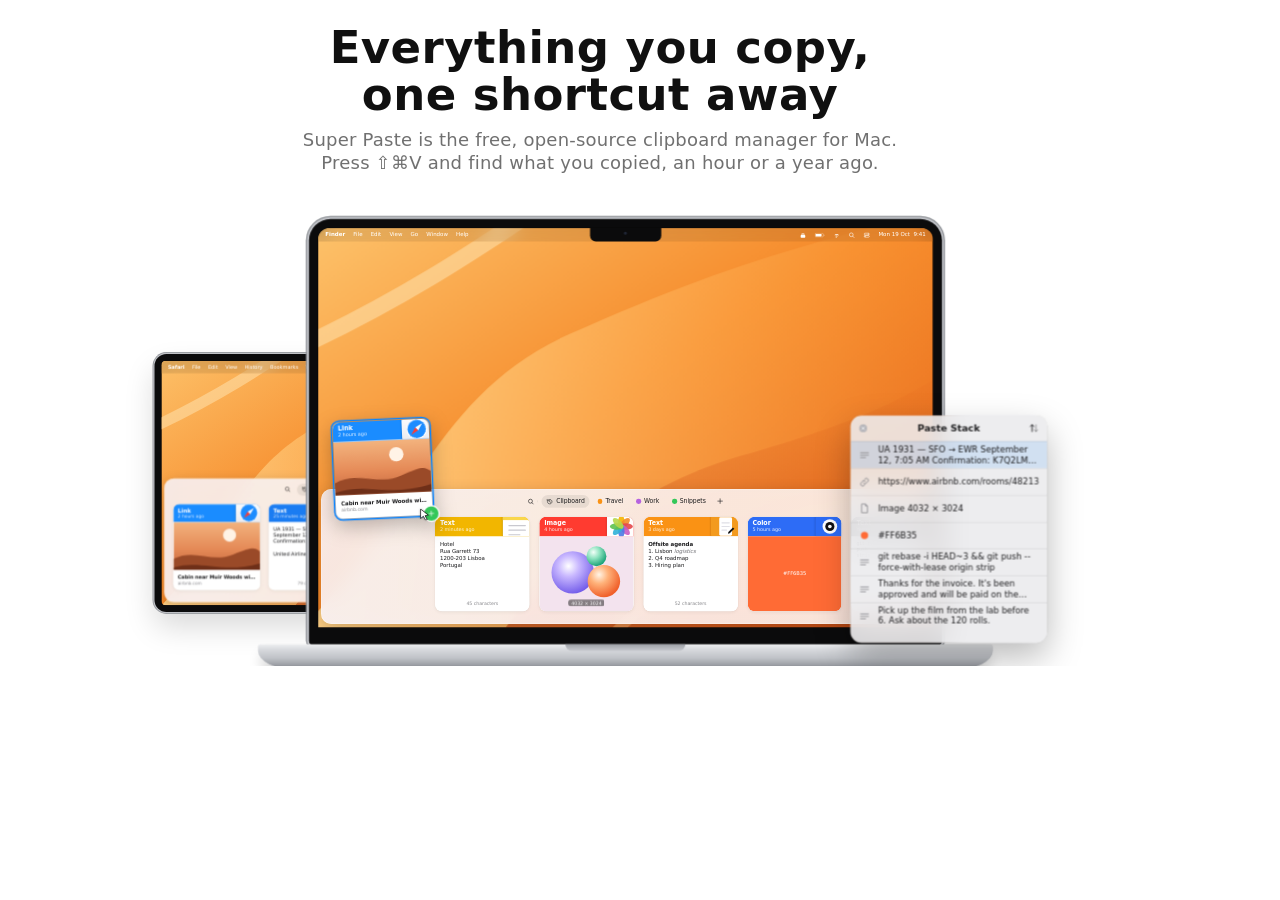
<file: website/og.html>
<!doctype html>
<html lang="en"><head><meta charset="utf-8"><title>og image source: render at 1200×630 for og.png</title>
<!-- og.png is this page at 1200×630: the site's own hero, framed without its buttons. Serve the folder over HTTP,
     open og.html in a 1200×630 window and take a screenshot once the hero has settled (about two seconds). -->
<style>
  html, body { margin: 0; width: 1200px; height: 630px; overflow: hidden; background: #fff; }
  iframe { position: absolute; left: 0; top: -84px; width: 1600px; height: 1000px; border: 0; transform: scale(.75); transform-origin: 0 0; }
</style></head>
<body>
<iframe src="index.html" title="Super Paste" scrolling="no" onload="var d=this.contentDocument; var c=d.querySelector('.hero .ctas'); if (c) c.style.display='none';"></iframe>
</body>
</html>
</file>
<file: website/styles.css>
/* Super Paste website.
   Type: the system font (SF Pro on a Mac). Colour: white, parchment and near-black surfaces with one blue action
   colour. Every product picture is drawn in HTML and CSS from the same card, strip and window parts, scaled with
   container query units: --u is one design pixel of a picture, --s one point of a Mac screen, --side a card's edge. */

/* ---------- Tokens ---------- */
:root {
  color-scheme: light;
  --font: system-ui, -apple-system, BlinkMacSystemFont, "Segoe UI", Roboto, Oxygen, Ubuntu, Cantarell, "Helvetica Neue", Arial, sans-serif, "Apple Color Emoji", "Segoe UI Emoji";
  --mono: ui-monospace, "SF Mono", SFMono-Regular, Menlo, Consolas, "Liberation Mono", monospace;

  --black: #101010;
  --white: #FFFFFF;
  --elevated: #272729;
  --parchment: #F5F5F7;
  --black-60: #10101099;
  --black-35: #10101059;
  --black-12: #1010101F;
  --black-8: #10101014;
  --black-4: #1010100A;
  --white-80: #FFFFFFCC;
  --white-60: #FFFFFF99;
  --white-16: #FFFFFF29;
  --white-12: #FFFFFF1F;
  --blue: #0A84FF;
  --blue-focus: #2997FF;
  --blue-on-dark: #046FDB;
  --brand: #FF9400;
  --brand-light: #FFB250;
  --amber: #FEB85C;

  --display: 2.5rem; --display-lh: 2.5rem;
  --h2: 1.875rem; --h2-lh: 2rem;
  --slide: 2rem; --slide-lh: 2rem;
  --slide-m: 1.75rem; --slide-m-lh: 2rem;
  --lead: 1.375rem; --lead-lh: 1.625rem;

  --radius-card: 16px;
  --radius-content: 16px;
  --section: 80px;
  --section-gap: 48px;
  --grid-gap: 20px;
  --card-lg: 24px;
  --card-md: 24px;
  --card-sm: 24px;
  --content-gap-lg: 48px;
  --content-gap-md: 24px;
  --card-hero: 420px;

  --ease-enter: linear(0, .1366 6%, .3577 13%, .5103 19%, .6278 25%, .7172 31%, .7948 38%, .8441 44%, .8816 50%, .9101 56%, .9348 63%, .9505 69%, .9624 75%, .9714 81%, .9792 88%, .9842 94%, 1 100%);
  --ease-rise: cubic-bezier(.4, 0, .2, 1);
  --ease-colors: cubic-bezier(.4, 0, .2, 1);
  --menu-spring: linear(0, .0235, .0843, .1701, .2702, .3766, .4827, .584, .6771, .7601, .8319, .8923, .9415, .9804, 1.0099, 1.0312, 1.0455, 1.054, 1.0578, 1.0581, 1.0556, 1.0514, 1.0459, 1.0399, 1.0337, 1.0276, 1.0218, 1.0167, 1.0121, 1.0082, 1.005, 1.0024, 1.0003, .9988, .9978, .9971, .9967, 1, 1, .9969, .9971, .9975, .9978, .9982, .9985, .9989, .9991, .9994, 1, 1);
  --menu-close: linear(0, .0233, .0813, .1598, .2483, .3396, .4288, .5126, .5894, .658, .7183, .7704, .8149, .8524, .8837, .9094, .9303, .9472, .9607, .9713, .9796, .986, .9908, .9944, .997, .9988, 1.0001, 1.001, 1.0015, 1);
  --menu-morph: linear(0, .092, .256, .454, .577, .692, .76, .813, .856, .887, .913, .932, .952, .962, .97, .979, .984, .987, .99, .993, .994, 1);
  --submenu-spring: linear(0, .0419, .0838, .3026, .5511, .7593, .9077, 1.001, 1.0494, 1.0702, 1.0701, 1.059, 1.0439, 1.029, 1.0168, 1.0074, 1.0011, .9982, .996, .9962, .9963, .9973, .9982, .9991, 1);
}
@media (min-width: 40rem) {
  :root {
    --display: 3.25rem; --display-lh: 3.25rem;
    --h2: 2.5rem; --h2-lh: 2.5rem;
    --radius-card: 20px; --radius-content: 20px;
    --section: 96px; --section-gap: 80px;
    --card-lg: 48px; --card-md: 32px; --card-sm: 32px;
    --card-hero: 460px;
  }
}
@media (min-width: 62.5rem) {
  :root {
    --display: 3.75rem; --display-lh: 3.875rem;
    --h2: 3.375rem; --h2-lh: 3.25rem;
    --slide: 2.5rem; --slide-lh: 2.625rem;
    --slide-m: 2rem; --slide-m-lh: 2.25rem;
    --lead: 1.5rem; --lead-lh: 1.875rem;
    --radius-card: 32px;
    --section: 144px; --section-gap: 96px;
    --grid-gap: 24px;
    --card-lg: 64px; --card-md: 48px; --card-sm: 32px;
    --content-gap-lg: 64px; --content-gap-md: 32px;
    --card-hero: 640px;
  }
}

/* Surfaces. A section, the header and the menu each pick a theme. */
[data-theme=light], [data-theme=subtle] {
  --c-text: var(--black);
  --c-text-2: var(--black-60);
  --c-caption: var(--black-60);
  --c-link-hover: var(--blue-focus);
  --c-nav: var(--black);
  --c-nav-hover: var(--black-60);
  --c-nav-foot: var(--black-60);
  --c-nav-foot-hover: var(--black);
  --c-pc: var(--black-12);
  --c-pc-hover: var(--black-35);
  --c-pc-sel: var(--black-60);
  --surface: var(--white);
  --surface-sub: var(--parchment);
  --surface-frost: var(--white-60);
  --border-fill: var(--black-8);
  --border-stroke: var(--black-12);
}
[data-theme=subtle] { --surface: var(--parchment); --surface-sub: var(--white); }
[data-theme=dark],
html[data-header-invert] [data-header-theme],
html.menu-open [data-header-theme] {
  --c-text: var(--white);
  --c-text-2: var(--white-80);
  --c-caption: var(--white-60);
  --c-link-hover: var(--blue-on-dark);
  --c-nav: var(--white);
  --c-nav-hover: var(--white-60);
  --c-nav-foot: var(--white-60);
  --c-nav-foot-hover: var(--white);
  --c-pc: var(--white-16);
  --c-pc-hover: var(--white-60);
  --c-pc-sel: var(--white-60);
  --surface: var(--black);
  --surface-sub: var(--elevated);
  --surface-frost: #27272999;
  --border-fill: var(--white-16);
  --border-stroke: var(--white-16);
}

/* ---------- Base ---------- */
*, *::before, *::after { box-sizing: border-box; margin: 0; padding: 0; border: 0 solid; }
html { -webkit-text-size-adjust: 100%; font-family: var(--font); line-height: 1.5; -webkit-font-smoothing: antialiased; -webkit-tap-highlight-color: transparent; }
@media (prefers-reduced-motion: no-preference) { html { scroll-behavior: smooth; } }
body { min-height: 100vh; display: flex; flex-direction: column; background: var(--white); color: var(--black); overflow-x: clip; }
main { flex: 1; }
img, svg { display: block; }
a { color: inherit; text-decoration: none; }
button { font: inherit; color: inherit; background: none; cursor: pointer; letter-spacing: inherit; }
ul { list-style: none; }
h1, h2, h3 { font-size: inherit; font-weight: inherit; }
:target { scroll-margin-top: 92px; }
::selection { background: color-mix(in srgb, var(--blue) 22%, transparent); }
:focus-visible { outline: 2px solid var(--blue); outline-offset: 2px; border-radius: 4px; }
.sprite { position: absolute; width: 0; height: 0; overflow: hidden; }
.skip { position: fixed; left: 16px; top: -80px; z-index: 100; padding: 10px 16px; border-radius: 999px; background: var(--blue); color: #fff; font-weight: 590; transition: top .15s; }
.skip:focus { top: 12px; }
.pc { width: min(100%, 1240px); margin-inline: auto; padding-inline: 20px; }
.br-md { display: none; }
@media (min-width: 48rem) { .br-md { display: inline; } }

/* ---------- Type ---------- */
.t-display { width: 100%; text-wrap: balance; font-size: var(--display); line-height: var(--display-lh); letter-spacing: .6px; font-weight: 700; }
.t-h2 { width: 100%; text-wrap: balance; font-size: var(--h2); line-height: var(--h2-lh); letter-spacing: .6px; font-weight: 700; }
.t-lead { width: 100%; font-size: var(--lead); line-height: var(--lead-lh); letter-spacing: .3px; color: var(--c-text-2); }
.t-slide { text-wrap: balance; font-size: var(--slide-m); line-height: var(--slide-m-lh); letter-spacing: .6px; font-weight: 700; color: var(--black); }
@media (min-width: 40rem) { .t-slide { text-wrap: balance; font-size: var(--slide); line-height: var(--slide-lh); } }
.t-desc { font-size: 1.125rem; line-height: 1.625rem; letter-spacing: -.5px; color: var(--black-60); }

/* ---------- Buttons ---------- */
.btn { display: inline-flex; align-items: center; justify-content: center; gap: 4px; height: 48px; padding: 0 32px; border-radius: 999px; white-space: nowrap; font-size: 1.25rem; line-height: 1rem; letter-spacing: -.2px; font-weight: 590; transition: color .15s var(--ease-colors), background-color .15s var(--ease-colors); }
.btn-fill { background: var(--blue); color: #fff; }
.btn-fill:hover { background: var(--blue-focus); }
.btn-ring { color: var(--blue); box-shadow: inset 0 0 0 1.5px var(--blue); }
.btn-ring:hover { color: var(--blue-focus); box-shadow: inset 0 0 0 1.5px var(--blue-focus); }
.btn-brand { color: var(--c-text); box-shadow: inset 0 0 0 1.5px var(--brand-light); }
.btn-brand:hover { box-shadow: inset 0 0 0 1.5px var(--brand); }
.btn-sm { height: 32px; padding: 0 20px; font-size: .9375rem; line-height: 1.25rem; letter-spacing: -.6px; font-weight: 500; }
.btn:focus-visible { outline-offset: 2px; border-radius: 999px; }
.ctas { display: flex; flex-wrap: wrap; align-items: flex-start; justify-content: center; gap: 16px; }
.ctas > * { min-width: 180px; }

/* ---------- Section heads ---------- */
.sec { position: relative; background: var(--surface); color: var(--c-text); padding-block: var(--section); }
.stack-sec { display: flex; flex-direction: column; gap: var(--section-gap); }
.head { margin-inline: auto; width: 100%; max-width: 840px; display: flex; flex-direction: column; align-items: center; gap: 32px; }
.head-text { width: 100%; display: flex; flex-direction: column; align-items: center; gap: 16px; text-align: center; }

/* ---------- Header ---------- */
.frost { position: fixed; inset: 0 0 auto 0; z-index: 40; height: 64px; pointer-events: none; border-bottom: 1px solid var(--border-fill); background: var(--surface-frost); box-shadow: 0 0 1px #0000001A; -webkit-backdrop-filter: blur(15px); backdrop-filter: blur(15px); opacity: 0; transition: background-color .2s, border-color .2s; }
@supports (animation-timeline: scroll()) {
  .frost { animation: frost-in linear both; animation-timeline: scroll(root); animation-range: 0 69px; }
}
@keyframes frost-in { from { opacity: 0; } to { opacity: 1; } }
.hdr { position: fixed; inset: 0 0 auto 0; z-index: 50; animation: fade-load .3s var(--ease-enter) backwards; }
.hdr-in { height: 64px; display: flex; align-items: center; justify-content: space-between; }
.brand { display: flex; align-items: center; gap: 8px; border-radius: 8px; }
.brand img { width: 32px; height: 32px; }
.wordmark { font-size: 1.25rem; line-height: 1rem; letter-spacing: -.2px; font-weight: 590; color: var(--c-text); transition: color .3s var(--menu-close); }
html.menu-open .wordmark { transition: color .5s var(--menu-spring); }
.hdr-nav { display: none; align-items: center; gap: 32px; }
.hdr-nav > a, .dd-btn { font-size: .9375rem; line-height: 1.25rem; letter-spacing: -.6px; font-weight: 500; color: var(--c-nav); }
html[data-header-invert] .wordmark, html[data-header-invert] .burger, html[data-header-invert] .hdr-nav a { transition: color .2s; }
.hdr-nav > a:hover, .dd:hover .dd-btn { color: var(--c-nav-hover); }
.hdr-end { display: flex; align-items: center; }
.hdr-end .btn { display: none; }
.burger { margin-right: -8px; width: 40px; height: 40px; display: flex; align-items: center; justify-content: center; color: var(--c-nav); transition: color .3s var(--menu-close); border-radius: 999px; }
.burger span { display: flex; flex-direction: column; justify-content: space-between; width: 20px; height: 10px; }
.burger i { display: block; height: 2px; width: 100%; border-radius: 2px; background: currentColor; transition: transform .3s var(--menu-close); }
html.menu-open .burger { transition: color .5s var(--menu-spring); }
html.menu-open .burger .l1 { transform: translateY(4px) rotate(45deg); transition: transform .57s var(--menu-morph); }
html.menu-open .burger .l2 { transform: translateY(-4px) rotate(-45deg); transition: transform .57s var(--menu-morph); }
@media (min-width: 62.5rem) {
  .frost, .hdr-in { height: 72px; }
  .hdr-nav { display: flex; }
  .hdr-end .btn { display: inline-flex; }
  .burger { display: none; }
}

/* Features drop-down: hover or keyboard focus. */
.dd { position: relative; }
.dd-btn { display: flex; align-items: center; gap: 4px; }
.chev { position: relative; width: 10px; height: 10px; flex: none; }
.chev svg { position: absolute; inset: 0; width: 10px; height: 10px; }
.chev .c-up { opacity: 0; }
.dd:hover .c-down, .dd:has(:focus-visible) .c-down { opacity: 0; }
.dd:hover .c-up, .dd:has(:focus-visible) .c-up { opacity: 1; }
.dd-pop { position: absolute; top: 100%; left: -16px; padding-top: 12px; pointer-events: none; }
.dd:hover .dd-pop, .dd:has(:focus-visible) .dd-pop { pointer-events: auto; }
.dd-panel { display: none; opacity: 0; min-width: 160px; overflow: clip; border-radius: 12px; background: var(--surface-frost); box-shadow: 0 0 15px #0000001A; -webkit-backdrop-filter: blur(15px); backdrop-filter: blur(15px); transition: opacity .12s ease, display .12s allow-discrete; }
.dd:hover .dd-panel, .dd:has(:focus-visible) .dd-panel { display: block; opacity: 1; translate: 0; transition: opacity .17s ease-out, translate .5s var(--submenu-spring), display .5s allow-discrete; }
@starting-style { .dd:hover .dd-panel, .dd:has(:focus-visible) .dd-panel { opacity: 0; translate: 0 -8px; } }
.dd.collapsed .dd-panel { display: none; transition: none; }
.dd-panel a { display: block; padding: 12px 16px; white-space: nowrap; font-size: .9375rem; line-height: 1.25rem; letter-spacing: -.6px; font-weight: 500; color: var(--c-nav); transition: color .15s var(--ease-colors); }
.dd-panel a:hover { color: var(--c-nav-hover); }
.dd-panel a:focus-visible { outline-offset: -2px; border-radius: 12px; }

/* Mobile menu. */
.menu-back { position: fixed; inset: 0; z-index: 45; background: var(--surface); opacity: 0; visibility: hidden; transition: opacity .3s var(--menu-close), visibility .3s; }
.menu { position: fixed; inset: 0; z-index: 46; overflow-y: auto; opacity: 0; visibility: hidden; translate: 0 -30px; transition: opacity .3s var(--menu-close), translate .3s var(--menu-close), visibility .3s; color: var(--c-text); }
html.menu-open .menu-back { opacity: 1; visibility: visible; transition: opacity .5s var(--menu-spring), visibility .5s; }
html.menu-open .menu { opacity: 1; visibility: visible; translate: 0; transition: opacity .5s var(--menu-spring), translate .5s var(--menu-spring), visibility .5s; }
.menu-in { min-height: 100%; display: flex; flex-direction: column; justify-content: space-between; gap: 32px; padding: 80px 20px 32px; }
.menu-groups, .menu-g { display: flex; flex-direction: column; gap: 4px; }
.menu-g a { display: flex; align-items: center; height: 28px; width: fit-content; font-size: 1.25rem; line-height: 1rem; letter-spacing: -.2px; font-weight: 590; color: var(--c-nav); transition: color .15s; }
.menu-g a:hover { color: var(--c-nav-hover); }
.eyebrow { display: flex; align-items: center; height: 28px; font-size: 1rem; line-height: 1.25rem; letter-spacing: .1px; font-weight: 700; text-transform: uppercase; color: var(--c-text-2); }
.menu-rule { display: flex; align-items: center; height: 28px; }
.menu-rule i { display: block; height: 1px; width: 100%; background: var(--border-fill); }
.menu-cta { display: flex; justify-content: center; }
@media (min-width: 62.5rem) { .menu, .menu-back { display: none; } }

/* ---------- Entrances ---------- */
@keyframes fade-load { from { opacity: .01; } to { opacity: 1; } }
@keyframes settle { from { scale: 1.1; } }
@keyframes rise-fade { from { opacity: .01; } }
@keyframes rise-move { from { translate: 0 30px; } }
.hero-copy { animation: fade-load .6s var(--ease-enter) .1s backwards; }
.hero-dev { animation: fade-load 1.2s linear .1s backwards, settle 1.1s ease-out .1s backwards; }
.hero-quote { animation: fade-load .8s var(--ease-enter) .1s backwards; }
@media (prefers-reduced-motion: no-preference) {
  .js .rise-in { opacity: .01; translate: 0 30px; }
  .js .rise-in[data-revealed] { opacity: 1; translate: none; animation: rise-fade .9s var(--ease-rise) backwards, rise-move .7s var(--ease-rise) backwards; }
}
@media (prefers-reduced-motion: reduce) {
  .hdr, .hero-copy, .hero-dev, .hero-quote { animation: none; }
}

/* ---------- Picture system ---------- */
/* A picture: --u is one design pixel; the picture is --dw design pixels wide. */
.mk { position: relative; container-type: inline-size; --u: calc(100cqw / var(--dw, 1200)); }
/* A picture fitted inside a box of any size, like object-fit: contain. */
.mk-fit { position: absolute; inset: 0; container-type: size; --u: min(calc(100cqw / var(--dw)), calc(100cqh / var(--dh))); }
.mk-fit > .stage { position: absolute; left: 50%; top: 50%; width: calc(var(--dw) * var(--u)); height: calc(var(--dh) * var(--u)); translate: -50% -50%; }
/* A Mac screen: --s is one point of a --sd-point-wide screen. */
.scr { position: relative; isolation: isolate; container-type: inline-size; --sd: 1512; --s: calc(100cqw / var(--sd)); aspect-ratio: 1512 / 982; overflow: hidden; background: #000; }
.scr > .wp { position: absolute; inset: 0; width: 100%; height: 100%; }

/* MacBook Pro: --mw is the lid's width. */
.mac { position: absolute; width: var(--mw); }
.mac-lid { position: relative; width: 100%; padding: calc(var(--mw) * .0142) calc(var(--mw) * .0142) calc(var(--mw) * .03); border-radius: calc(var(--mw) * .034) calc(var(--mw) * .034) calc(var(--mw) * .009) calc(var(--mw) * .009); background: #0B0B0C; box-shadow: 0 0 0 calc(var(--mw) * .0028) #C4C6CB, 0 0 0 calc(var(--mw) * .0048) #8F9297; }
.mac-lid > .scr { border-radius: calc(var(--mw) * .019) calc(var(--mw) * .019) 0 0; }
.notch { position: absolute; top: calc(var(--mw) * .0142); left: 50%; width: calc(var(--mw) * .112); height: calc(var(--mw) * .021); translate: -50% 0; background: #0B0B0C; border-radius: 0 0 calc(var(--mw) * .009) calc(var(--mw) * .009); }
.notch::after { content: ""; position: absolute; left: 50%; top: 42%; width: calc(var(--mw) * .0045); height: calc(var(--mw) * .0045); translate: -50% -50%; border-radius: 50%; background: #1E2433; }
.mac-base { position: relative; width: calc(var(--mw) * 1.16); height: calc(var(--mw) * .04); margin-left: calc(var(--mw) * -.08); margin-top: calc(var(--mw) * -.003); border-radius: calc(var(--mw) * .004) calc(var(--mw) * .004) calc(var(--mw) * .06) calc(var(--mw) * .06) / calc(var(--mw) * .004) calc(var(--mw) * .004) calc(var(--mw) * .03) calc(var(--mw) * .03); background: linear-gradient(180deg, #EEEFF1 0%, #D7D9DD 22%, #BFC2C7 55%, #9B9EA4 82%, #6E7177 100%); box-shadow: 0 calc(var(--mw) * .014) calc(var(--mw) * .022) calc(var(--mw) * -.004) #00000033; }
.mac-base::after { content: ""; position: absolute; left: 4%; right: 4%; bottom: calc(var(--mw) * -.006); height: calc(var(--mw) * .008); border-radius: 50%; background: #0000002E; filter: blur(calc(var(--mw) * .004)); z-index: -1; }
.mac-base i { position: absolute; top: 0; left: 50%; translate: -50% 0; width: calc(var(--mw) * .19); height: calc(var(--mw) * .0105); border-radius: 0 0 calc(var(--mw) * .014) calc(var(--mw) * .014); background: linear-gradient(180deg, #9EA1A7, #C9CBD0); }
.mac-dark .mac-lid { box-shadow: 0 0 0 calc(var(--mw) * .0028) #4A4B50, 0 0 0 calc(var(--mw) * .0048) #2A2B2E; }
.mac-dark .mac-base { background: linear-gradient(180deg, #6A6B70 0%, #4D4E53 25%, #36373B 60%, #232427 85%, #151517 100%); }
.mac-dark .mac-base i { background: linear-gradient(180deg, #2A2B2F, #4A4B50); }

/* Menu bar. */
.mb { position: absolute; inset: 0 0 auto 0; height: calc(34 * var(--s)); display: flex; align-items: center; gap: calc(20 * var(--s)); padding: 0 calc(18 * var(--s)); font-size: calc(13.5 * var(--s)); color: #fff; background: #00000014; -webkit-backdrop-filter: blur(calc(20 * var(--s))); backdrop-filter: blur(calc(20 * var(--s))); z-index: 2; white-space: nowrap; }
.mb b { font-weight: 700; }
.mb .mb-gap { flex: 1; }
.mb svg { width: calc(17 * var(--s)); height: calc(17 * var(--s)); flex: none; color: #fff; }
.mb svg.mb-bat { width: calc(26 * var(--s)); height: calc(13 * var(--s)); }
.mb-dark { background: #00000040; }

/* Windows. */
.win { position: absolute; overflow: hidden; border-radius: calc(12 * var(--s)); background: #fff; color: #1d1d1f; box-shadow: 0 calc(24 * var(--s)) calc(70 * var(--s)) #00000059, 0 0 0 calc(.6 * var(--s)) #00000033; }
.win-bar { position: relative; height: calc(40 * var(--s)); display: flex; align-items: center; gap: calc(14 * var(--s)); padding: 0 calc(14 * var(--s)); background: #F6F5F4; border-bottom: calc(1 * var(--s)) solid #0000000F; font-size: calc(13 * var(--s)); }
.win-bar.dark { background: #2A2A2D; border-color: #FFFFFF14; color: #FFFFFFB3; }
.lights { display: flex; gap: calc(8 * var(--s)); flex: none; }
.lights i { width: calc(12 * var(--s)); height: calc(12 * var(--s)); border-radius: 50%; background: #FF5F57; }
.lights i:nth-child(2) { background: #FEBC2E; }
.lights i:nth-child(3) { background: #28C840; }
.win-title { position: absolute; left: 50%; translate: -50% 0; font-weight: 600; }

/* ---------- Strip ---------- */
.strip { position: absolute; left: calc(8 * var(--s)); right: calc(8 * var(--s)); bottom: calc(8 * var(--s)); height: calc(332 * var(--s)); border-radius: calc(26 * var(--s)); overflow: hidden; background: linear-gradient(90deg, #F7F1F8E6, #FBF4EFE6); -webkit-backdrop-filter: blur(calc(24 * var(--s))) saturate(1.4); backdrop-filter: blur(calc(24 * var(--s))) saturate(1.4); box-shadow: 0 0 0 calc(1 * var(--s)) #FFFFFF99 inset, 0 calc(12 * var(--s)) calc(40 * var(--s)) #00000033; color: #1d1d1f; z-index: 3; }
.strip-dark { background: linear-gradient(90deg, #2A2830E6, #2C2A2EE6); box-shadow: 0 0 0 calc(1 * var(--s)) #FFFFFF1F inset, 0 calc(12 * var(--s)) calc(40 * var(--s)) #00000066; color: #F2F2F7; }
.tb { position: relative; height: calc(60 * var(--s)); display: flex; align-items: center; justify-content: center; gap: calc(8 * var(--s)); font-size: calc(15 * var(--s)); font-weight: 500; letter-spacing: -.01em; white-space: nowrap; }
.tb-i { width: calc(32 * var(--s)); height: calc(32 * var(--s)); display: grid; place-items: center; border-radius: 50%; }
.tb-i svg { width: calc(19 * var(--s)); height: calc(19 * var(--s)); }
.tb-i.on { background: #0000000F; }
.tb-more { position: absolute; right: calc(20 * var(--s)); top: 50%; translate: 0 -50%; width: calc(22 * var(--s)); height: calc(22 * var(--s)); }
.tab { height: calc(32 * var(--s)); padding: 0 calc(12 * var(--s)); border-radius: calc(16 * var(--s)); display: flex; align-items: center; gap: calc(7 * var(--s)); }
.tab.on { background: #00000012; }
.strip-dark .tab.on, .strip-dark .tb-i.on, .strip-dark .sfield { background: #FFFFFF1F; }
.tab svg { width: calc(18 * var(--s)); height: calc(18 * var(--s)); }
.tab i, .tb-dot { width: calc(12 * var(--s)); height: calc(12 * var(--s)); border-radius: 50%; background: var(--c); flex: none; }
.tb-dot { width: calc(14 * var(--s)); height: calc(14 * var(--s)); margin: 0 calc(9 * var(--s)); }
.sfield { position: relative; height: calc(34 * var(--s)); width: calc(34 * var(--s)); flex: none; border-radius: calc(17 * var(--s)); display: flex; align-items: center; gap: calc(6 * var(--s)); padding: 0 calc(8 * var(--s)); overflow: hidden; transition: width .32s cubic-bezier(.2, .8, .2, 1), background-color .2s, box-shadow .2s; }
.sf-in, .sfield .tail, .tb-dots { display: none; }
.tb.is-search .sfield { width: calc(440 * var(--s)); padding: 0 calc(10 * var(--s)); margin-right: calc(10 * var(--s)); background: #00000012; }
.tb.is-search .sf-in { display: flex; align-items: center; gap: calc(6 * var(--s)); flex: 1; min-width: 0; white-space: nowrap; }
.tb.is-search .sfield .tail { display: flex; }
.tb.is-search .tb-tabs { display: none; }
.tb.is-search .tb-dots { display: flex; align-items: center; }
.tb-tabs { display: flex; align-items: center; gap: calc(8 * var(--s)); }
.sfield.focus { box-shadow: 0 0 0 calc(3.5 * var(--s)) #0A84FF80; background: #FFFFFFCC; }
.sfield > svg { width: calc(18 * var(--s)); height: calc(18 * var(--s)); flex: none; }
.sfield .q { flex: 1; }
.sfield.focus .q::after { content: ""; display: inline-block; width: calc(1.6 * var(--s)); height: calc(18 * var(--s)); margin-left: calc(1 * var(--s)); vertical-align: middle; background: #0A84FF; }
.sugg { position: absolute; top: calc(52 * var(--s)); left: 50%; min-width: calc(220 * var(--s)); padding: calc(5 * var(--s)); border-radius: calc(10 * var(--s)); background: #FFFFFFF2; box-shadow: 0 calc(8 * var(--s)) calc(28 * var(--s)) #00000033, 0 0 0 calc(.6 * var(--s)) #0000001F; font-size: calc(14 * var(--s)); z-index: 4; opacity: 0; translate: 0 calc(-4 * var(--s)); transition: opacity .15s, translate .15s; pointer-events: none; }
.sugg.on { opacity: 1; translate: 0 0; }
.sugg span { display: flex; align-items: center; gap: calc(8 * var(--s)); height: calc(28 * var(--s)); padding: 0 calc(8 * var(--s)); border-radius: calc(6 * var(--s)); }
.sugg span.hi { background: #0A84FF; color: #fff; }
.sugg svg { width: calc(16 * var(--s)); height: calc(16 * var(--s)); }
.sugg i { width: calc(10 * var(--s)); height: calc(10 * var(--s)); border-radius: 50%; background: var(--c); }
.cards { transition: opacity .25s; }
.cards.fade { opacity: 0; }
.sfield .tail { display: flex; gap: calc(8 * var(--s)); color: #8E8E93; }
.sfield .tail svg { width: calc(16 * var(--s)); height: calc(16 * var(--s)); }
.tok { height: calc(24 * var(--s)); padding: 0 calc(7 * var(--s)); border-radius: calc(7 * var(--s)); background: #0000000F; display: flex; align-items: center; gap: calc(4 * var(--s)); font-size: calc(14 * var(--s)); }
.tok i { width: calc(10 * var(--s)); height: calc(10 * var(--s)); border-radius: 50%; background: var(--c); }
.tok svg { width: calc(14 * var(--s)); height: calc(14 * var(--s)); }
.cards { position: absolute; top: calc(68 * var(--s)); left: calc(24 * var(--s)); display: flex; gap: calc(24 * var(--s)); --side: calc(232 * var(--s)); }
.strip-solo { inset: 0; height: auto; }
.slot { flex: none; width: var(--side); height: var(--side); }
.ins { flex: none; width: 0; margin-right: calc(-24 * var(--s)); transition: width .45s cubic-bezier(.2, .8, .2, 1), margin .45s cubic-bezier(.2, .8, .2, 1); }
.ins.in { width: var(--side); margin-right: 0; }
.ins .card { opacity: 0; scale: .9; transition: opacity .3s .12s, scale .45s cubic-bezier(.2, .8, .2, 1) .05s; }
.ins.in .card { opacity: 1; scale: 1; }
.ins.out { transition-duration: .75s; transition-timing-function: cubic-bezier(.65, 0, .35, 1); }
.ins.out .card { opacity: 0; transition: opacity .25s; }
.card.lift { scale: 1.04; box-shadow: 0 calc(14 * var(--s)) calc(30 * var(--s)) #00000038; transition: scale .15s, box-shadow .15s; }
.card.dim { opacity: .35; transition: opacity .2s; }
.ghost { position: absolute; z-index: 7; pointer-events: none; transition: transform .9s cubic-bezier(.4, 0, .2, 1), opacity .25s; transform-origin: 0 0; }
.tab.drop { background: #34C75940; transition: background-color .15s; }
.tab.pulse { animation: tab-pulse .35s ease-out; }
@keyframes tab-pulse { 50% { scale: 1.08; } }
.cards.slide-in .card { animation: card-in .45s cubic-bezier(.2, .8, .2, 1) backwards; }
@keyframes card-in { from { opacity: 0; translate: calc(48 * var(--s)) 0; } }
.demo-cursor { left: 60%; top: 70%; opacity: 0; transition: left .7s cubic-bezier(.4, 0, .2, 1), top .7s cubic-bezier(.4, 0, .2, 1), opacity .2s, scale .1s; }
.demo-cursor.on { opacity: 1; }
.demo-cursor.press { scale: .85; }

/* ---------- Card ---------- */
.card { position: relative; flex: none; width: var(--side); height: var(--side); display: flex; flex-direction: column; overflow: hidden; border-radius: calc(var(--side) * .069); background: #fff; color: #1d1d1f; font-size: calc(var(--side) * .058); line-height: 1.3; text-align: left; letter-spacing: -.01em; box-shadow: 0 0 calc(var(--side) * .01) #0000001F, 0 calc(var(--side) * .012) calc(var(--side) * .04) #0000000F; }
.card.sel { overflow: visible; }
.card.sel::after { content: ""; position: absolute; inset: calc(var(--side) * -.022); border-radius: calc(var(--side) * .09); border: calc(var(--side) * .016) solid #0A84FF; pointer-events: none; }
.card-in { position: absolute; inset: 0; display: flex; flex-direction: column; overflow: hidden; border-radius: inherit; }
.card-hd { position: relative; flex: none; height: calc(var(--side) * .207); display: flex; align-items: center; padding-left: calc(var(--side) * .052); background: var(--hdr); color: #fff; overflow: hidden; }
.card-hd .lab { display: flex; flex-direction: column; line-height: 1.16; min-width: 0; max-width: 70%; }
.card-hd .lab b { font-weight: 600; font-size: calc(var(--side) * .067); white-space: nowrap; overflow: hidden; text-overflow: ellipsis; }
.card-hd .lab span { font-size: calc(var(--side) * .052); opacity: .85; white-space: nowrap; }
.card-hd .app { position: absolute; right: calc(var(--side) * -.025); top: 50%; translate: 0 -50%; width: calc(var(--side) * .31); height: calc(var(--side) * .31); filter: drop-shadow(0 calc(var(--side) * .004) calc(var(--side) * .01) #00000040); }
.card-hd .pin { position: absolute; right: calc(var(--side) * .052); top: 50%; translate: 0 -50%; width: calc(var(--side) * .05); height: calc(var(--side) * .05); border-radius: 50%; background: #fff; opacity: .9; }
.card-bd { position: relative; flex: 1; min-height: 0; overflow: hidden; }
.card-bd.text { padding: calc(var(--side) * .043) calc(var(--side) * .052); white-space: pre-wrap; word-break: break-word; }
.card-bd.mono { font-family: var(--mono); font-size: calc(var(--side) * .05); line-height: 1.4; }
.card-bd.mono .k { color: #AD3DA4; } .card-bd.mono .s { color: #C41A16; } .card-bd.mono .t { color: #3F6E74; } .card-bd.mono .n { color: #1C00CF; }
.card-bd.rich { background: var(--rbg, #fff); }
.card-bd.rich b { font-weight: 700; }
.card-bd.rich i { font-style: italic; color: #6E6E73; }
.card-ft { position: absolute; left: 0; right: 0; bottom: 0; height: calc(var(--side) * .2); display: flex; align-items: flex-end; justify-content: center; padding-bottom: calc(var(--side) * .045); font-size: calc(var(--side) * .05); color: #8A8A8E; background: linear-gradient(#FFFFFF00, var(--ftbg, #fff) 58%); }
.card-bd.link { display: flex; flex-direction: column; }
.card-bd.link .pv { position: relative; flex: 1; min-height: 0; }
.card-bd .art { position: absolute; inset: 0; width: 100%; height: 100%; }
.card-bd.link .meta { flex: none; padding: calc(var(--side) * .048) calc(var(--side) * .052) calc(var(--side) * .05); background: #fff; }
.card-bd.link .meta b { display: block; font-weight: 600; white-space: nowrap; overflow: hidden; text-overflow: ellipsis; }
.card-bd.link .meta span { display: block; color: #8A8A8E; font-size: calc(var(--side) * .05); white-space: nowrap; overflow: hidden; text-overflow: ellipsis; }
.pill { position: absolute; bottom: calc(var(--side) * .045); left: 50%; translate: -50% 0; height: calc(var(--side) * .08); padding: 0 calc(var(--side) * .035); border-radius: calc(var(--side) * .04); display: flex; align-items: center; background: #2828288C; color: #fff; font-size: calc(var(--side) * .05); white-space: nowrap; -webkit-backdrop-filter: blur(calc(var(--side) * .02)); backdrop-filter: blur(calc(var(--side) * .02)); }
.card-bd.color { display: grid; place-items: center; background: var(--c); color: var(--on, #fff); font-size: calc(var(--side) * .055); font-weight: 500; }
.card-bd.files { display: flex; flex-direction: column; align-items: center; justify-content: center; gap: calc(var(--side) * .05); padding: calc(var(--side) * .05) calc(var(--side) * .052) calc(var(--side) * .12); }
.card-bd.files svg { width: calc(var(--side) * .3); height: calc(var(--side) * .375); }
.card-bd.files span { max-width: 100%; color: #8A8A8E; font-size: calc(var(--side) * .05); white-space: nowrap; overflow: hidden; text-overflow: ellipsis; direction: rtl; }
.card-bd.secret { padding: calc(var(--side) * .05) calc(var(--side) * .052); background: #EDEDEF; color: #8A8A8E; font-family: var(--mono); font-size: calc(var(--side) * .05); line-height: 1.6; }
.card-bd.secret b { display: block; font-family: var(--font); color: #3A3A3C; font-weight: 600; }
.card-bd.secret em { font-style: normal; filter: blur(calc(var(--side) * .012)); }
.lock { position: absolute; left: 50%; top: 54%; width: calc(var(--side) * .27); height: calc(var(--side) * .27); translate: -50% -50%; border-radius: 50%; display: grid; place-items: center; background: #34C759; box-shadow: 0 calc(var(--side) * .01) calc(var(--side) * .04) #0000002E; }
.lock svg { width: 52%; height: 52%; color: #fff; }
.card.secret-card { opacity: .92; }
.card.secret-card .card-ft { --ftbg: #EDEDEF; }

/* ---------- Paste Stack panel (--k is one point of the 322-point panel) ---------- */
.stack-panel { position: absolute; container-type: inline-size; }
.sp-in { --k: calc(100cqw / 322); aspect-ratio: 322 / 372; overflow: hidden; border-radius: calc(18 * var(--k)); background: #ECECEEE6; -webkit-backdrop-filter: blur(calc(24 * var(--k))) saturate(1.5); backdrop-filter: blur(calc(24 * var(--k))) saturate(1.5); box-shadow: 0 calc(24 * var(--k)) calc(60 * var(--k)) #00000047, 0 0 0 calc(.6 * var(--k)) #00000026; color: #1d1d1f; }
.sp-hd { position: relative; height: calc(42 * var(--k)); display: flex; align-items: center; justify-content: center; font-size: calc(15.5 * var(--k)); font-weight: 700; }
.sp-hd .x { position: absolute; left: calc(12 * var(--k)); width: calc(17 * var(--k)); height: calc(17 * var(--k)); color: #B5B5BA; }
.sp-hd .so { position: absolute; right: calc(12 * var(--k)); width: calc(19 * var(--k)); height: calc(19 * var(--k)); }
.sp-row { height: calc(44 * var(--k)); display: flex; align-items: center; gap: calc(12 * var(--k)); padding: 0 calc(14 * var(--k)); border-top: calc(.8 * var(--k)) solid #00000017; font-size: calc(14 * var(--k)); line-height: 1.22; }
.sp-row svg { width: calc(19 * var(--k)); height: calc(19 * var(--k)); flex: none; color: #8E8E93; }
.sp-row span { display: -webkit-box; -webkit-line-clamp: 2; -webkit-box-orient: vertical; overflow: hidden; }
.sp-row.next { background: #0A84FF1F; }

/* ---------- Hero ---------- */
.hero { overflow-x: clip; }
.hero-col { display: flex; flex-direction: column; align-items: center; gap: var(--content-gap-md); }
.hero-dev { width: 100%; aspect-ratio: 1200 / 675; --dw: 1200; overflow-anchor: none; }
.dev-display { position: absolute; z-index: 1; left: calc(6 * var(--u)); top: calc(208 * var(--u)); width: calc(566 * var(--u)); padding: calc(9 * var(--u)); border-radius: calc(16 * var(--u)); background: #0B0B0C; box-shadow: 0 0 0 calc(1.6 * var(--u)) #BFC1C6, 0 0 0 calc(2.6 * var(--u)) #8F9297, 0 calc(20 * var(--u)) calc(40 * var(--u)) #00000026; }
.dev-display .scr { --sd: 1100; aspect-ratio: 1512 / 900; border-radius: calc(6 * var(--u)); }
.hero-mac { z-index: 2; left: calc(212 * var(--u)); top: calc(28 * var(--u)); --mw: calc(844 * var(--u)); }
.hero-mac .strip { left: calc(8 * var(--s)); right: calc(8 * var(--s)); }
.drag-card { position: absolute; left: calc(40 * var(--s)); top: calc(474 * var(--s)); z-index: 5; --side: calc(236 * var(--s)); rotate: -2.5deg; filter: drop-shadow(0 calc(18 * var(--s)) calc(24 * var(--s)) #00000040); }
.drag-plus { position: absolute; right: calc(-14 * var(--s)); bottom: calc(-14 * var(--s)); width: calc(34 * var(--s)); height: calc(34 * var(--s)); border-radius: 50%; display: grid; place-items: center; background: #34C759; color: #fff; z-index: 2; box-shadow: 0 0 0 calc(3 * var(--s)) #fff; }
.drag-plus svg { width: calc(20 * var(--s)); height: calc(20 * var(--s)); }
.cursor { position: absolute; width: calc(22 * var(--s)); height: calc(30 * var(--s)); z-index: 6; filter: drop-shadow(0 calc(1 * var(--s)) calc(2 * var(--s)) #00000059); }
.drag-cursor { left: calc(250 * var(--s)); top: calc(690 * var(--s)); }
.hero-stack { left: calc(934 * var(--u)); top: calc(290 * var(--u)); width: calc(262 * var(--u)); z-index: 4; }
.hero-quote { width: 100%; display: flex; flex-direction: column; align-items: center; gap: 32px; }
.quote { width: 100%; max-width: 520px; display: flex; flex-direction: column; align-items: center; gap: 8px; }
.quote blockquote { text-align: center; font-size: 1.25rem; line-height: 1.625rem; letter-spacing: -.4px; }
.quote figcaption { display: flex; gap: 4px; font-size: 1rem; line-height: 1.5rem; letter-spacing: -.35px; }
.quote figcaption b { font-weight: 590; }
.quote figcaption span { color: var(--c-text-2); }
.badges { display: flex; flex-wrap: wrap; align-items: center; justify-content: center; gap: 16px 40px; letter-spacing: -.26px; color: var(--c-caption); }
.badges li { display: flex; align-items: center; gap: 6px; }
.b-ic { width: 18px; height: 20px; }
.b-ic.b-sm { width: 18px; height: 18px; }
.b-t { font-size: 13px; line-height: 16px; font-weight: 600; }
.b-big { font-size: 16px; line-height: 16px; font-weight: 700; }
.b-dot { font-size: 12px; line-height: 16px; font-weight: 700; }
.b-tiny { font-size: 8px; line-height: 7px; font-weight: 500; }
@media (min-width: 40rem) { .quote blockquote { font-size: 1.375rem; line-height: 1.75rem; } }

/* ---------- Carousel ---------- */
.carousel { display: flex; flex-direction: column; gap: 48px; }
.car-track { --edge: calc((100% - min(100%, 1240px)) / 2 + 20px); display: flex; gap: var(--grid-gap); overflow-x: auto; overscroll-behavior-x: contain; scroll-snap-type: x mandatory; scrollbar-width: none; padding-inline: var(--edge); scroll-padding-inline: var(--edge); }
.car-track::-webkit-scrollbar { display: none; }
.car-track[data-gliding] { scroll-snap-type: none; }
.car-item { position: relative; width: 100%; flex: none; scroll-snap-align: start; }
.car-jump { position: absolute; inset: 0; cursor: pointer; border-radius: var(--radius-card); }
.slide { position: relative; display: flex; height: var(--card-hero); overflow: hidden; border-radius: var(--radius-card); background: #fff; flex-direction: column-reverse; }
.slide-text { position: relative; flex: none; display: flex; flex-direction: column; justify-content: center; width: 100%; padding: 0 var(--card-md) var(--card-lg); z-index: 2; }
.slide-copy { display: flex; flex-direction: column; gap: 8px; align-items: center; text-align: center; }
.slide-media { position: relative; flex: 1; min-height: 0; min-width: 0; }
.slide-2 { flex-direction: column; background: var(--amber); }
.slide-2 .slide-text { padding: var(--card-lg) var(--card-md) 0; }
.slide-4 { flex-direction: column; }
.slide-4 .slide-text { padding: var(--card-lg) var(--card-md) 0; }
.car-ctl { display: grid; grid-template-columns: 1fr auto 1fr; align-items: center; }
.dots { display: flex; align-items: center; gap: 16px; height: 40px; padding: 0 20px; border-radius: 999px; background: var(--border-fill); }
.dots button { width: 8px; height: 8px; border-radius: 50%; background: var(--c-pc); transition: background-color .15s var(--ease-colors); }
.dots button:hover { background: var(--c-pc-hover); }
.dots button[aria-current] { background: var(--c-pc-sel); }
.arrows { display: none; justify-content: flex-end; gap: 4px; }
.arrow { width: 40px; height: 40px; border-radius: 999px; display: flex; align-items: center; justify-content: center; background: var(--border-fill); color: var(--c-pc-sel); transition: background-color .15s var(--ease-colors), color .15s var(--ease-colors); }
.arrow:enabled:hover { background: var(--border-stroke); }
.arrow:disabled { color: var(--c-pc); cursor: default; }
.arrow svg { width: 20px; height: 20px; }
.arrow svg.flip { rotate: 180deg; }
.arrow:focus-visible, .dots button:focus-visible { border-radius: 999px; }
@media (min-width: 40rem) {
  .arrows { display: flex; }
  .slide-3 { flex-direction: row; }
  .slide-3 .slide-text { width: 50%; padding: var(--card-lg) var(--card-sm) var(--card-lg) var(--card-lg); }
  .slide-3 .slide-copy { align-items: flex-start; text-align: left; }
  .slide-4 { flex-direction: column-reverse; }
  .slide-4 .slide-text { padding: 0 var(--card-md) var(--card-lg); }
}

/* Slide pictures. Phones get a whole-Mac composition; wider screens crop in like a photograph. */
.s1-stage { --dw: 1200; --dh: 760; }
.s1-mac { --mw: calc(900 * var(--u)); left: calc(150 * var(--u)); top: calc(60 * var(--u)); }
.s1-stage .strip { left: calc(8 * var(--s)); right: calc(8 * var(--s)); }
.s2-stage { --dw: 1200; --dh: 520; }
.s2-scr { position: absolute; left: calc(118 * var(--u)); top: calc(80 * var(--u)); width: calc(965 * var(--u)); --sd: 777; aspect-ratio: 777 / 324; background: none; overflow: visible; }
.s2-scr .strip { background: #FFF6EDC7; box-shadow: 0 0 0 calc(1 * var(--s)) #FFFFFFB3 inset, 0 calc(18 * var(--s)) calc(50 * var(--s)) #8A4A0033; }
.s3-stage { --dw: 1200; --dh: 760; }
.s3-mac { --mw: calc(900 * var(--u)); left: calc(150 * var(--u)); top: calc(60 * var(--u)); }
.s4-stage { --dw: 1200; --dh: 500; }
.sync-row { position: absolute; inset: 0; display: flex; align-items: center; justify-content: center; gap: calc(36 * var(--u)); transform-origin: 50% 8%; transition: transform .9s cubic-bezier(.4, 0, .2, 1); }
.sync-l { transition: opacity .3s; }
.s4-stage.go .sync-row { transform: translateY(calc(-52 * var(--u))) scale(.62); }
.s4-stage.go .sync-l { opacity: 0; }
.sync-devs { position: absolute; left: 0; right: 0; bottom: calc(18 * var(--u)); height: calc(250 * var(--u)); }
.sd { position: absolute; bottom: 0; opacity: 0; translate: 0 calc(40 * var(--u)); transition: opacity .6s ease-out, translate .7s cubic-bezier(.2, .8, .2, 1); }
.s4-stage.go .sd { opacity: 1; translate: 0 0; }
.s4-stage.go .sd-2 { transition-delay: .15s; }
.s4-stage.go .sd-3 { transition-delay: .3s; }
.sd-1 { left: calc(250 * var(--u)); width: calc(220 * var(--u)); }
.sd-screen { padding: calc(6 * var(--u)); border-radius: calc(10 * var(--u)); background: #0B0B0C; box-shadow: 0 0 0 calc(1.4 * var(--u)) #BFC1C6; }
.sd-screen .scr { aspect-ratio: 16 / 10; border-radius: calc(4 * var(--u)); --sd: 1100; }
.sd-neck { display: block; width: calc(40 * var(--u)); height: calc(30 * var(--u)); margin: 0 auto; background: linear-gradient(90deg, #B9BCC2, #E3E4E7, #B9BCC2); }
.sd-foot { display: block; width: calc(110 * var(--u)); height: calc(8 * var(--u)); margin: 0 auto; border-radius: calc(3 * var(--u)); background: linear-gradient(#E3E4E7, #A9ACB2); }
.sd-2 { --mw: calc(220 * var(--u)); left: calc(495 * var(--u)); bottom: calc(8 * var(--u)); }
.sd-3 { --mw: calc(190 * var(--u)); left: calc(755 * var(--u)); bottom: calc(8 * var(--u)); }
.sync-c { position: relative; display: flex; flex-direction: column; align-items: center; gap: calc(22 * var(--u)); }
.sc-1 { --side: calc(262 * var(--u)); }
.sc-2 { --side: calc(236 * var(--u)); }
.sc-3 { --side: calc(206 * var(--u)); }
.sync-l { display: flex; align-items: center; gap: calc(8 * var(--u)); font-size: calc(17 * var(--u)); font-weight: 500; color: #6E6E73; letter-spacing: -.01em; }
.sync-l svg { width: calc(18 * var(--u)); height: calc(18 * var(--u)); color: #34C759; }
@media (min-width: 40rem) {
  .s1-stage { --dh: 380; }
  .s1-stage > .stage { top: auto; bottom: 0; translate: -50% 0; }
  .s1-mac { --mw: calc(900 * var(--u)); top: calc(-300 * var(--u)); }
  .s3-stage { --dw: 600; --dh: 640; }
  .s3-stage > .stage { left: 0; top: 0; translate: none; }
  .s3-mac { --mw: calc(940 * var(--u)); left: calc(-13 * var(--u)); top: calc(-118 * var(--u)); }
}
@media (min-width: 62.5rem) {
  .s1-stage { --dh: 500; }
  .s1-mac { top: calc(-210 * var(--u)); }
}

/* ---------- Direct paste film ---------- */
.dp-col { display: flex; flex-direction: column; align-items: center; gap: var(--card-lg); }
.dp-film { width: 100%; aspect-ratio: 16 / 9; overflow: hidden; border-radius: var(--radius-card); background: var(--surface-sub); --dw: 1200; }
.film-cam { position: absolute; inset: 0; transform-origin: 30% 88%; transition: transform 1.2s cubic-bezier(.65, 0, .35, 1), transform-origin 1.2s cubic-bezier(.65, 0, .35, 1); }
.film-scr { --sd: 1512; aspect-ratio: 16 / 9; width: 100%; height: 100%; }
.film-mail { left: calc(436 * var(--s)); top: calc(110 * var(--s)); width: calc(640 * var(--s)); height: calc(470 * var(--s)); }
.mail-tools { display: flex; gap: calc(12 * var(--s)); margin-left: auto; margin-right: auto; padding-left: calc(40 * var(--s)); }
.mail-tools i { width: calc(18 * var(--s)); height: calc(16 * var(--s)); border-radius: calc(4 * var(--s)); background: #0000001F; }
.mail-tools i.w { width: calc(30 * var(--s)); }
.mail-send { width: calc(22 * var(--s)); height: calc(22 * var(--s)); display: grid; place-items: center; color: #3A3A3C; }
.mail-send svg { width: calc(18 * var(--s)); height: calc(18 * var(--s)); }
.mail-row { height: calc(38 * var(--s)); display: flex; align-items: center; gap: calc(6 * var(--s)); padding: 0 calc(18 * var(--s)); border-bottom: calc(1 * var(--s)) solid #0000000F; font-size: calc(14.5 * var(--s)); }
.mail-row .k { color: #8A8A8E; }
.to-pill { padding: calc(2 * var(--s)) calc(8 * var(--s)); border-radius: calc(5 * var(--s)); background: #0A84FF2E; color: #0A60C8; }
.mail-body { padding: calc(16 * var(--s)) calc(18 * var(--s)); font-size: calc(15.5 * var(--s)); line-height: 1.5; }
.mail-body p + p { margin-top: calc(12 * var(--s)); }
.film-link { display: none; color: #0A84FF; text-decoration: underline; text-underline-offset: calc(2 * var(--s)); border-radius: calc(3 * var(--s)); }
.caret { display: inline-block; width: calc(1.8 * var(--s)); height: calc(19 * var(--s)); margin-left: calc(1 * var(--s)); vertical-align: middle; background: #1d1d1f; animation: blink 1s steps(1) infinite; }
@keyframes blink { 50% { opacity: 0; } }
.film-strip { left: calc(50 * var(--s)); right: calc(50 * var(--s)); bottom: calc(14 * var(--s)); transform: translateY(120%); transition: transform .45s cubic-bezier(.2, .8, .2, 1); }
.film-key { position: absolute; left: 50%; bottom: calc(380 * var(--s)); translate: -50% 0; opacity: 0; scale: .9; transition: opacity .25s, scale .25s; z-index: 6; }
.film-key kbd { display: block; padding: calc(10 * var(--s)) calc(22 * var(--s)); border-radius: calc(16 * var(--s)); background: #1C1C1EE0; color: #fff; font: 600 calc(34 * var(--s))/1 var(--font); letter-spacing: .02em; box-shadow: 0 calc(10 * var(--s)) calc(30 * var(--s)) #00000040; }
.dp-film.key .k-open { opacity: 1; scale: 1; }
.dp-film.up .film-strip { transform: none; }
.dp-film.zoom .film-cam { transform: scale(1.5); transform-origin: 30% 82%; }
.dp-film.mail .film-cam { transform: scale(1.45); transform-origin: 50% 30%; }
.dp-film.link .film-link { display: inline; animation: link-flash 1.4s ease-out; }
@keyframes link-flash { 0%, 30% { background: #0A84FF40; } 100% { background: #0A84FF00; } }
.film-cursor { left: calc(980 * var(--s)); top: calc(760 * var(--s)); opacity: 0; transition: left .8s cubic-bezier(.4, 0, .2, 1), top .8s cubic-bezier(.4, 0, .2, 1), opacity .2s, scale .1s; }
.dp-film.cur .film-cursor { opacity: 1; left: calc(452 * var(--s)); top: calc(700 * var(--s)); }
.dp-film.press .film-cursor { scale: .85; }
.dp-film.press .film-strip .card.sel { scale: .97; transition: scale .1s; }
.film-fade { position: absolute; inset: 0; z-index: 3; background: #fff; opacity: 0; pointer-events: none; transition: opacity .45s; }
.dp-film.fade .film-fade { opacity: 1; }
.dp-film.snap .film-cam, .dp-film.snap .film-strip, .dp-film.snap .film-cursor { transition: none; }

/* ---------- MCP ---------- */
.sec-mcp { padding-top: var(--section-gap); }
.mcp-col { display: flex; flex-direction: column; align-items: center; gap: var(--card-lg); }
.mcp-top { width: 100%; display: flex; flex-direction: column; align-items: center; gap: 16px; }
.plate { position: relative; width: 100%; max-width: 680px; aspect-ratio: 34 / 9; container-type: inline-size; --u: calc(100cqw / 680); }
.plate-glow { position: absolute; left: 50%; top: 50%; width: 29%; height: 29%; translate: -50% -50%; border-radius: 50%; background: #513705; filter: blur(135px); }
.plate-lines { position: absolute; inset: 0; width: 100%; height: 100%; }
.tool { position: absolute; top: 50%; width: calc(80 * var(--u)); height: calc(80 * var(--u)); translate: 0 -50%; overflow: hidden; border-radius: calc(19 * var(--u)); box-shadow: 0 0 0 calc(1 * var(--u)) #FFFFFF1F, 0 calc(10 * var(--u)) calc(30 * var(--u)) #00000080; }
.tool svg { width: 100%; height: 100%; }
.t1 { left: calc(60 * var(--u)); } .t2 { left: calc(160 * var(--u)); } .t3 { left: calc(440 * var(--u)); } .t4 { left: calc(540 * var(--u)); }
.orb { position: absolute; left: 50%; top: 50%; width: calc(124 * var(--u)); height: calc(124 * var(--u)); translate: -50% -50%; filter: drop-shadow(0 calc(10 * var(--u)) calc(28 * var(--u)) #FF8A0066); }
.orb i { position: absolute; inset: 0; border-radius: 46% 54% 52% 48% / 52% 46% 54% 48%; }
.orb-a { background: radial-gradient(circle at 36% 30%, #FFF4CF 0%, #FFD467 14%, #FFAA22 40%, #FF8E0A 62%, #F07400 80%, #FFB43C 93%, #FFE2A0 100%); box-shadow: inset 0 calc(-6 * var(--u)) calc(14 * var(--u)) #C24A0059, inset 0 calc(4 * var(--u)) calc(10 * var(--u)) #FFF1C766; }
.orb-b { inset: 8% 10% 12% 8%; background: radial-gradient(circle at 68% 72%, #E8640066 0%, #E8640000 55%), radial-gradient(circle at 30% 70%, #FFE6A04D 0%, #FFE6A000 40%); mix-blend-mode: multiply; }
.orb-c { inset: 12% 44% 56% 16%; border-radius: 50%; background: radial-gradient(circle, #FFFFFFF2 0%, #FFFFFF00 70%); filter: blur(calc(1 * var(--u))); }
.orb-mark { position: absolute; left: 50%; top: 52%; width: 34%; height: 34%; translate: -50% -50%; color: #FFFFFFE6; filter: drop-shadow(0 calc(2 * var(--u)) calc(4 * var(--u)) #A3400066); }

.mcp-bottom { width: 100%; display: flex; flex-direction: column; align-items: center; gap: var(--card-lg); }
.prompt-wrap { position: relative; width: 100%; max-width: 680px; }
.prompt-glow { position: absolute; left: 50%; top: 50%; width: 100%; height: 150%; translate: -50% -50%; border-radius: 50%; background: #FFB25014; filter: blur(135px); }
.prompt { position: relative; aspect-ratio: 5 / 3; }
.prompt-back { position: absolute; border-radius: 28px; background: #1E1C1A; box-shadow: 0 0 0 1px #FFFFFF0F inset; }
.prompt-back.b1 { left: 5%; right: 5%; bottom: 7%; height: 30%; opacity: .85; }
.prompt-back.b2 { left: 9%; right: 9%; bottom: 3%; height: 30%; opacity: .5; }
.prompt-box { position: absolute; left: 0; right: 0; top: 0; bottom: 12%; display: flex; flex-direction: column; justify-content: space-between; padding: 22px 20px 16px; border-radius: 28px; background: linear-gradient(180deg, #2A2724, #1F1D1B); box-shadow: 0 0 0 1px #FFFFFF1A inset, 0 30px 60px #0000008C; }
.prompt-text { font-size: 1.0625rem; line-height: 1.6rem; letter-spacing: -.2px; color: #FFFFFFE0; }
.prompt-caret { display: inline-block; width: 2px; height: 1.2em; margin-left: 2px; vertical-align: -.2em; background: var(--brand-light); }
.prompt-tools { display: flex; align-items: center; gap: 14px; color: #FFFFFF5C; }
.prompt-tools > svg { width: 22px; height: 22px; }
.prompt-send { margin-left: auto; width: 38px; height: 38px; border-radius: 50%; display: grid; place-items: center; background: #FFFFFF1F; color: #FFFFFFB3; }
.prompt-send svg { width: 20px; height: 20px; }
@media (min-width: 40rem) {
  .prompt { aspect-ratio: 17 / 5; }
  .prompt-box { bottom: 18%; padding: 28px 28px 20px; }
  .prompt-back.b1 { bottom: 10%; height: 40%; }
  .prompt-back.b2 { bottom: 4%; height: 40%; }
  .prompt-text { font-size: 1.375rem; line-height: 1.75rem; }
}

/* ---------- Privacy ---------- */
.sec-priv { padding-block: var(--section-gap); }
.priv-head { display: flex; flex-direction: column; align-items: center; gap: 16px; padding-bottom: var(--section-gap); }
.shield { width: 160px; height: 160px; }
.fan-clip { overflow: hidden; }
.fan { left: 50%; translate: -50% 0; width: 945px; max-width: none; aspect-ratio: 1840 / 740; --dw: 1840; }
.fan-row { position: absolute; display: flex; gap: calc(26 * var(--u)); --side: calc(196 * var(--u)); }
.fan-row .card { box-shadow: 0 0 calc(1.5 * var(--u)) #00000024, 0 calc(4 * var(--u)) calc(14 * var(--u)) #00000014; }
.r1 { left: calc(163 * var(--u)); top: calc(50 * var(--u)); }
.r2 { left: calc(52 * var(--u)); top: calc(272 * var(--u)); }
.r3 { left: calc(163 * var(--u)); top: calc(494 * var(--u)); }
@media (min-width: 40rem) { .fan { width: 1542px; } }
@media (min-width: 62.5rem) { .fan { width: 1840px; } }

/* ---------- Use cases ---------- */
.uc-col { display: flex; flex-direction: column; align-items: center; gap: var(--content-gap-lg); }
.uc-body { width: 100%; display: flex; flex-direction: column; align-items: center; gap: var(--content-gap-md); }
.seg { position: relative; display: flex; max-width: 100%; overflow-x: auto; scrollbar-width: none; padding: 4px; border-radius: 999px; background: var(--border-fill); }
.seg::-webkit-scrollbar { display: none; }
.seg-pill { position: absolute; top: 4px; bottom: 4px; left: var(--seg-x, 0); width: var(--seg-w, 0); border-radius: 999px; background: #fff; opacity: 0; }
.seg[data-ready] .seg-pill { opacity: 1; transition: left .2s ease-out, width .2s ease-out; }
.seg button { position: relative; flex: none; padding: 8px 20px; border-radius: 999px; white-space: nowrap; font-size: .9375rem; line-height: 1.25rem; letter-spacing: -.6px; font-weight: 500; color: var(--c-text-2); transition: color .15s var(--ease-colors); }
.seg button:hover { color: var(--c-text); }
.seg button[aria-selected=true] { color: var(--black); }
.seg:not([data-ready]) button[aria-selected=true] { background: #fff; }
.seg button:focus-visible { outline-offset: -2px; border-radius: 999px; }
.uc-panel { width: 100%; display: flex; flex-direction: column; align-items: center; gap: var(--content-gap-lg); border-radius: 8px; }
.uc-caps { display: grid; width: 100%; max-width: 640px; }
.uc-cap { grid-area: 1 / 1; text-align: center; font-size: 1.125rem; line-height: 1.625rem; letter-spacing: -.5px; color: var(--white-80); opacity: 0; transition: opacity .3s linear; }
.uc-cap.on { opacity: 1; transition-duration: .45s; }
.uc-cap a { color: var(--white); text-decoration: underline; text-decoration-thickness: 1px; text-underline-offset: 2px; transition: color .2s; }
.uc-cap a:hover { color: var(--blue-on-dark); text-decoration: none; }
.uc-media { width: 100%; aspect-ratio: 16 / 9; --dw: 1200; }
.uc-shot { position: absolute; inset: 0; opacity: 0; transition: opacity .3s linear; }
.uc-shot.on { opacity: 1; transition-duration: .45s; }
.uc-mac { --mw: calc(890 * var(--u)); left: calc(155 * var(--u)); top: calc(10 * var(--u)); }
.uc-stack { right: calc(70 * var(--s)); top: calc(96 * var(--s)); width: calc(300 * var(--s)); z-index: 4; }
.code-win { left: calc(150 * var(--s)); top: calc(76 * var(--s)); width: calc(900 * var(--s)); height: calc(520 * var(--s)); background: #1E1F22; color: #D4D4D4; }
.code-cols { display: flex; height: calc(100% - calc(40 * var(--s))); }
.code-tree { flex: none; width: calc(230 * var(--s)); padding: calc(14 * var(--s)) calc(10 * var(--s)); display: flex; flex-direction: column; gap: calc(7 * var(--s)); background: #18191B; border-right: calc(1 * var(--s)) solid #FFFFFF0F; font-size: calc(13 * var(--s)); color: #A9A9AE; }
.code-tree b { font-size: calc(11 * var(--s)); letter-spacing: .06em; color: #7A7A80; margin-bottom: calc(4 * var(--s)); }
.code-tree .in { padding-left: calc(14 * var(--s)); } .code-tree .in2 { padding-left: calc(28 * var(--s)); }
.code-tree .on { margin-inline: calc(-6 * var(--s)); padding-block: calc(2 * var(--s)); border-radius: calc(5 * var(--s)); background: #0A84FF40; color: #fff; padding-left: calc(34 * var(--s)); }
.code-src { flex: 1; padding: calc(16 * var(--s)) calc(20 * var(--s)); font: calc(14 * var(--s))/1.65 var(--mono); white-space: pre; overflow: hidden; color: #D4D4D4; }
.code-src .cm, .term-src .cm { color: #6A9955; } .code-src .kw { color: #FF7AB2; } .code-src .fn { color: #67B7A4; } .code-src .ty { color: #5DD8FF; } .code-src .nu { color: #D9C97C; }
.design-win { left: calc(140 * var(--s)); top: calc(70 * var(--s)); width: calc(1000 * var(--s)); height: calc(540 * var(--s)); }
.design-cols { display: flex; height: calc(100% - calc(40 * var(--s))); font-size: calc(12.5 * var(--s)); }
.design-layers, .design-insp { flex: none; width: calc(190 * var(--s)); padding: calc(14 * var(--s)); display: flex; flex-direction: column; gap: calc(8 * var(--s)); background: #FAFAFA; color: #3A3A3C; }
.design-layers { border-right: calc(1 * var(--s)) solid #0000000F; }
.design-insp { border-left: calc(1 * var(--s)) solid #0000000F; }
.design-layers b, .design-insp b { font-size: calc(11.5 * var(--s)); color: #8A8A8E; font-weight: 600; margin-top: calc(4 * var(--s)); }
.design-layers .in { padding-left: calc(14 * var(--s)); }
.design-layers .on { margin-inline: calc(-6 * var(--s)); padding: calc(2 * var(--s)) calc(6 * var(--s)) calc(2 * var(--s)) calc(20 * var(--s)); border-radius: calc(5 * var(--s)); background: #0A84FF26; }
.design-insp .sw { width: 100%; height: calc(26 * var(--s)); border-radius: calc(6 * var(--s)); background: var(--c); }
.design-insp .hex { font-family: var(--mono); font-size: calc(12 * var(--s)); }
.design-insp .bar { height: calc(8 * var(--s)); border-radius: calc(4 * var(--s)); background: #0000001A; }
.design-insp .bar.s { width: 60%; }
.design-canvas { flex: 1; display: grid; place-items: center; background: #E9E9EC; }
.poster { position: relative; width: calc(330 * var(--s)); height: calc(430 * var(--s)); overflow: hidden; border-radius: calc(4 * var(--s)); background: #FFF4E2; box-shadow: 0 calc(8 * var(--s)) calc(30 * var(--s)) #0000002E; padding: calc(30 * var(--s)) calc(26 * var(--s)); display: flex; flex-direction: column; justify-content: flex-end; color: #1F3A93; }
.poster b { position: relative; font-size: calc(46 * var(--s)); line-height: .95; font-weight: 800; letter-spacing: -.02em; }
.poster span { position: relative; margin-top: calc(10 * var(--s)); font-size: calc(13 * var(--s)); font-weight: 600; }
.p-sun { position: absolute; left: calc(150 * var(--s)); top: calc(40 * var(--s)); width: calc(140 * var(--s)); height: calc(140 * var(--s)); border-radius: 50%; background: #FF6B35; }
.p-wave { position: absolute; left: calc(-40 * var(--s)); right: calc(-40 * var(--s)); height: calc(120 * var(--s)); border-radius: 50%; }
.p-wave.w1 { top: calc(150 * var(--s)); background: #8EC5FF; }
.p-wave.w2 { top: calc(200 * var(--s)); background: #FFD27A; outline: calc(2 * var(--s)) solid #0A84FF; outline-offset: calc(2 * var(--s)); }
.browser-win { left: calc(560 * var(--s)); top: calc(64 * var(--s)); width: calc(800 * var(--s)); height: calc(520 * var(--s)); }
.url { margin: 0 auto; padding: calc(4 * var(--s)) calc(60 * var(--s)); border-radius: calc(7 * var(--s)); background: #0000000D; font-size: calc(12.5 * var(--s)); color: #6E6E73; }
.browser-body { padding: calc(36 * var(--s)) calc(60 * var(--s)) calc(36 * var(--s)) calc(250 * var(--s)); display: flex; flex-direction: column; gap: calc(14 * var(--s)); }
.browser-body b { font-size: calc(40 * var(--s)); font-family: Georgia, "Times New Roman", serif; }
.browser-body .l { height: calc(10 * var(--s)); border-radius: calc(5 * var(--s)); background: #0000001A; }
.browser-body .l.s { width: 60%; }
.browser-body .img { position: relative; height: calc(200 * var(--s)); border-radius: calc(8 * var(--s)); overflow: hidden; }
.browser-body .img svg { width: 100%; height: 100%; }
.writer-mail { left: calc(150 * var(--s)); top: calc(110 * var(--s)); width: calc(620 * var(--s)); height: calc(470 * var(--s)); z-index: 2; }
.mail-body .hl { margin-inline: calc(-6 * var(--s)); padding: calc(4 * var(--s)) calc(6 * var(--s)); border-radius: calc(6 * var(--s)); background: #34C7592E; }
.term-win { left: calc(130 * var(--s)); top: calc(80 * var(--s)); width: calc(860 * var(--s)); height: calc(330 * var(--s)); background: #1E1E1E; color: #E6E6E6; }
.term-src { padding: calc(14 * var(--s)) calc(18 * var(--s)); font: calc(15 * var(--s))/1.7 var(--mono); white-space: pre; overflow: hidden; }
.term-src .pr { color: #67B7A4; }
.t-caret { display: inline-block; width: calc(9 * var(--s)); height: calc(18 * var(--s)); vertical-align: middle; background: #E6E6E6; animation: blink 1s steps(1) infinite; }
.sc-win { left: calc(860 * var(--s)); top: calc(170 * var(--s)); width: calc(520 * var(--s)); height: calc(250 * var(--s)); z-index: 2; }
.sc-body { padding: calc(18 * var(--s)); display: flex; flex-direction: column; gap: calc(12 * var(--s)); background: #F2F2F7; height: calc(100% - calc(40 * var(--s))); }
.sc-step { display: flex; align-items: center; gap: calc(12 * var(--s)); padding: calc(14 * var(--s)); border-radius: calc(12 * var(--s)); background: #fff; font-size: calc(15 * var(--s)); font-weight: 600; box-shadow: 0 calc(1 * var(--s)) calc(3 * var(--s)) #00000014; }
.sc-step svg { width: calc(28 * var(--s)); height: calc(28 * var(--s)); flex: none; }
.sc-step em { font-style: normal; font-weight: 400; color: #0A84FF; font-family: var(--mono); font-size: calc(13 * var(--s)); margin-left: auto; }

/* ---------- FAQ ---------- */
.sec-faq { padding-bottom: var(--section-gap); }
.faq-grid { display: flex; flex-direction: column; }
.faq { margin-bottom: var(--grid-gap); break-inside: avoid; padding: 20px; border-radius: var(--radius-content); background: var(--surface-sub); }
.faq-top { display: flex; align-items: center; gap: 20px; }
.av { flex: none; width: 60px; height: 60px; border-radius: 50%; display: grid; place-items: center; background: var(--a); }
.av svg { width: 30px; height: 30px; color: #fff; }
.av-sp { background: #fff; box-shadow: 0 0 0 1px var(--border-fill) inset; }
.av-sp svg { width: 44px; height: 44px; }
.faq-who { display: flex; flex-direction: column; }
.faq .q { font-size: 1.125rem; line-height: 1.5rem; letter-spacing: -.4px; font-weight: 590; }
.faq .tag { font-size: 1rem; line-height: 1.5rem; letter-spacing: -.35px; color: var(--c-caption); }
.faq-a { margin-top: 16px; font-size: 1.125rem; line-height: 1.625rem; letter-spacing: -.5px; }
.o1 { order: 1; } .o2 { order: 2; } .o3 { order: 3; } .o4 { order: 4; } .o5 { order: 5; } .o6 { order: 6; } .o7 { order: 7; } .o8 { order: 8; }
.faq-fade { position: absolute; left: 0; right: 0; bottom: 0; height: 60px; background: linear-gradient(#00000000, #0000000D); pointer-events: none; }
@media (min-width: 40rem) {
  .faq-grid { display: block; columns: 2; column-gap: var(--grid-gap); }
}
@media (min-width: 62.5rem) { .faq-grid { columns: 3; } }

/* ---------- Download ---------- */
.cta-shade { position: absolute; inset: 0 0 auto 0; height: 120px; background: linear-gradient(#00000014, #00000000); pointer-events: none; }
.install { display: flex; flex-direction: column; align-items: center; gap: 10px; max-width: 100%; }
.install-l { font-size: .875rem; line-height: 1.125rem; letter-spacing: -.35px; font-weight: 500; color: var(--c-text-2); }
.cmd { display: flex; align-items: center; gap: 12px; max-width: 100%; min-height: 44px; padding: 6px 6px 6px 18px; border-radius: 22px; background: var(--border-fill); }
.cmd code { font: 500 .875rem/1.35 var(--mono); color: var(--c-text); word-break: break-all; }
.cmd-copy { flex: none; height: 32px; padding: 0 16px; border-radius: 999px; background: #fff; color: var(--blue); font-size: .9375rem; letter-spacing: -.4px; font-weight: 590; box-shadow: 0 0 1px #00000033; transition: color .15s; }
.cmd-copy:hover { color: var(--blue-focus); }
.cmd-copy:focus-visible { border-radius: 999px; }
.install-status { min-height: 18px; font-size: .875rem; line-height: 1.125rem; color: var(--c-text-2); }
@media (min-width: 48rem) { .cmd code { white-space: nowrap; word-break: normal; } }

/* ---------- Footer ---------- */
.foot { background: var(--surface); color: var(--c-text); --sp: var(--surface); }
.foot-in { display: flex; flex-direction: column; gap: 24px; padding-block: 48px; }
.foot-cols { display: flex; flex-wrap: wrap; align-items: flex-start; gap: 32px 24px; }
.foot-mark { display: none; position: relative; width: 32px; height: 32px; color: var(--c-nav-foot); border-radius: 10px; }
.fm-clip { position: absolute; inset: -8px; overflow: clip; pointer-events: none; }
.fm { position: absolute; inset: 8px; width: 32px; height: 32px; }
.fm-glyph rect, .fm-bg { fill: var(--surface); }
.fm-new { opacity: 0; }
.fm-old { transform-origin: 16px 16px; transform-box: view-box; }
.fm-hole { transform-origin: 16px 16px; transform-box: view-box; }
.foot-col { width: 155px; display: flex; flex-direction: column; gap: 24px; }
.foot-col h3 { font-size: 1.25rem; line-height: 1rem; letter-spacing: -.2px; font-weight: 590; }
.foot-col ul { display: flex; flex-direction: column; gap: 8px; font-size: .9375rem; line-height: 1.25rem; letter-spacing: -.6px; font-weight: 500; }
.foot-col a, .foot-social a { color: var(--c-nav-foot); transition: color .15s var(--ease-colors); }
.foot-col a:hover, .foot-social a:hover { color: var(--c-nav-foot-hover); }
.foot-social { display: flex; gap: 12px; }
.foot-social svg { width: 24px; height: 24px; }
.foot-rule { display: flex; align-items: center; height: 32px; }
.foot-rule i { display: block; height: 1px; width: 100%; background: var(--border-fill); }
.foot-legal { display: flex; flex-direction: column; align-items: center; gap: 8px; text-align: center; font-size: .875rem; line-height: 1.125rem; letter-spacing: -.35px; font-weight: 500; color: var(--c-text-2); }
@media (min-width: 40rem) {
  .foot-cols { flex-wrap: nowrap; justify-content: space-between; gap: 0; }
  .foot-col { width: auto; }
  .foot-legal { flex-direction: row; align-items: flex-start; justify-content: space-between; gap: 24px; text-align: left; }
  .foot-legal span { flex: 1; }
  .foot-legal span + span { text-align: right; }
}
@media (min-width: 62.5rem) { .foot-mark { display: block; } }
@media (hover: hover) and (prefers-reduced-motion: no-preference) {
  .foot-mark:hover .fm-old { animation: fm-old .4s linear 1s both; }
  .foot-mark:hover .fm-new { animation: fm-tile .4s linear 1s both; }
  .foot-mark:hover .fm-hole { animation: fm-hole .4s linear 1s both; }
}
@keyframes fm-old { 0% { opacity: 1; scale: 1; } 8.3% { opacity: .7; scale: .97; } 16.7% { opacity: .35; scale: .6; } 25%, 99.9% { opacity: 0; animation-timing-function: step-end; scale: .5; } to { opacity: 1; scale: 1; } }
@keyframes fm-tile { 0% { opacity: 1; translate: 0 -44px; rotate: -12deg; } 8.3% { translate: 0 -31px; } 16.7% { translate: 0 -10.7px; } 25% { translate: 0 -.2px; } 33.3% { translate: 0 5.5px; rotate: -12deg; } 41.7% { translate: 0 5.9px; rotate: -4deg; } 50% { translate: 0 3.6px; rotate: none; } 58.3% { translate: 0 1.3px; } 66.7% { translate: 0 -.3px; } 75% { translate: 0 -.9px; } 83.3% { translate: 0 -.75px; } 91.7% { translate: 0 -.4px; } 99.9% { opacity: 1; animation-timing-function: step-end; translate: 0; rotate: none; } to { opacity: 0; translate: 0; rotate: none; } }
@keyframes fm-hole { 0%, 25% { scale: 0; } 33.3% { scale: .2; } 41.7% { scale: .615; } 50% { scale: .93; } 58.3% { scale: 1.055; } 66.7% { scale: 1.08; } 75% { scale: 1.04; } 83.3% { scale: 1.01; } 91.7%, to { scale: 1; } }
</file>
